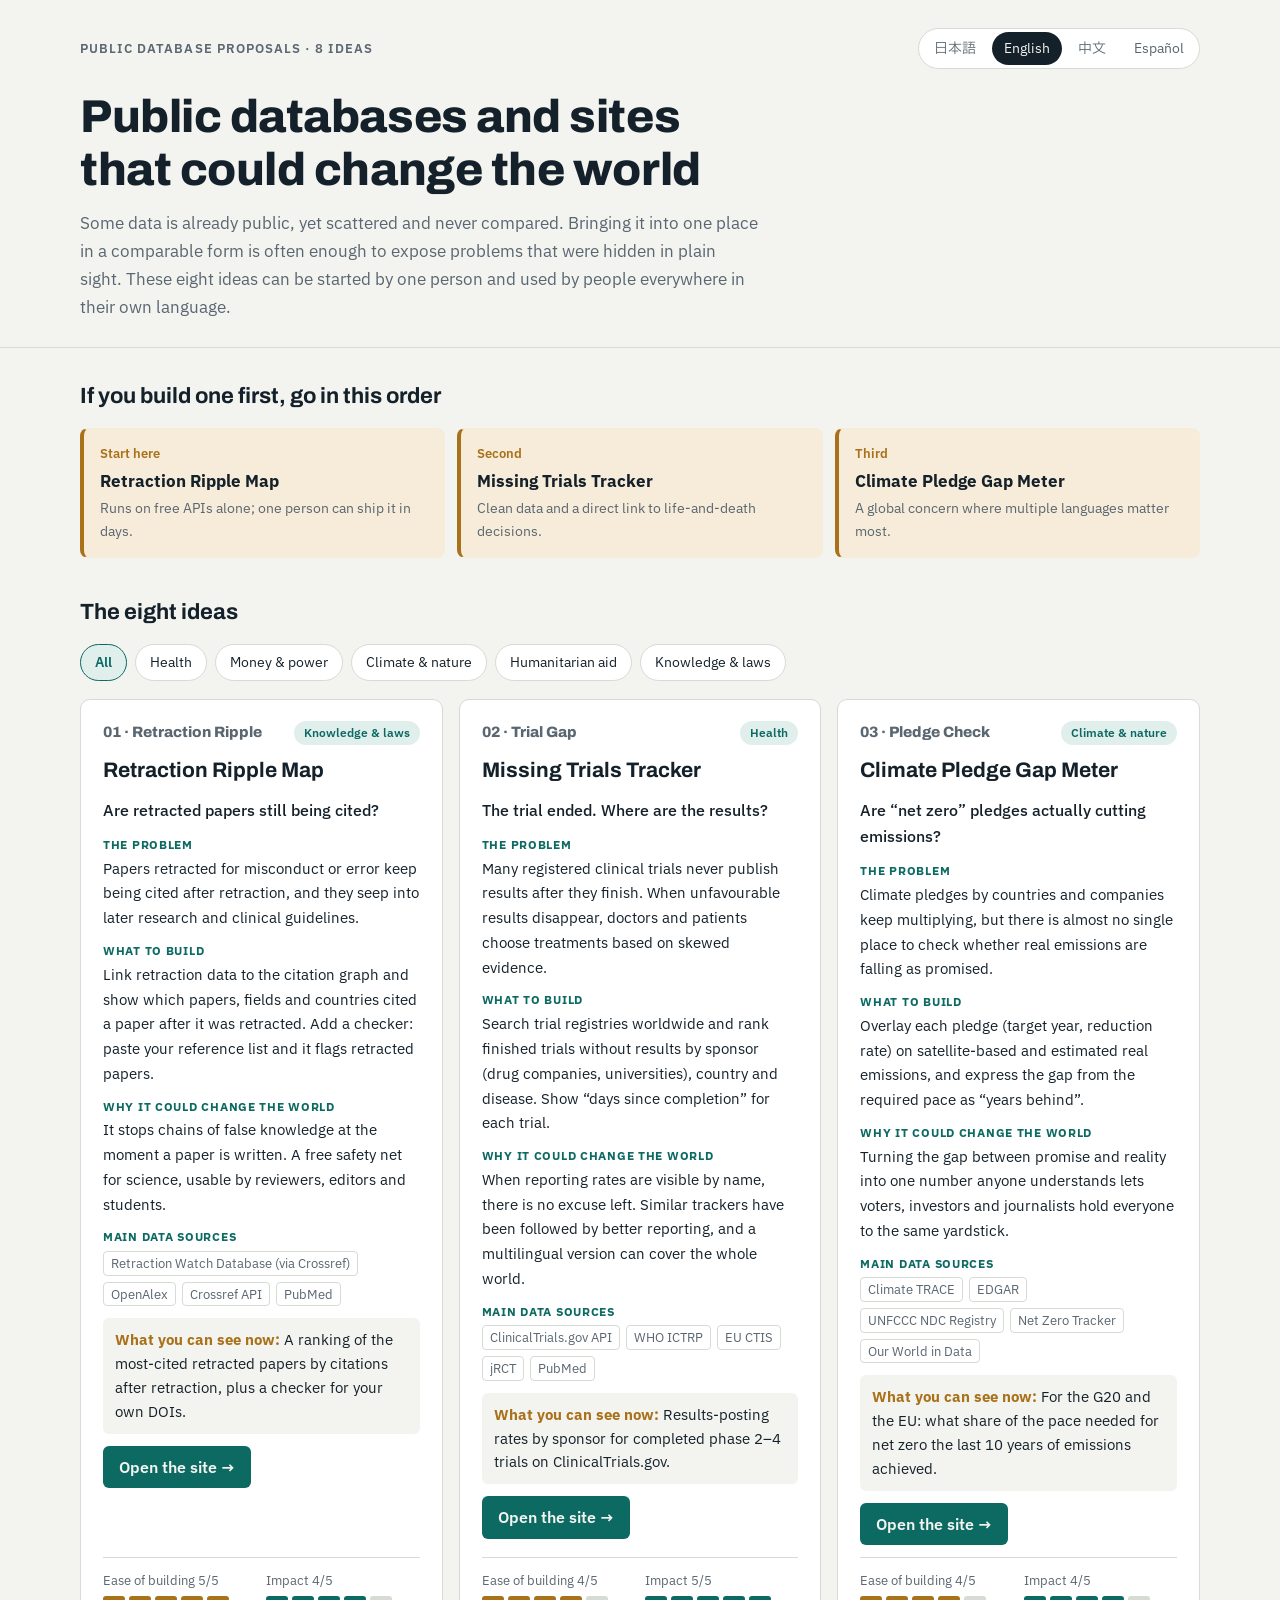
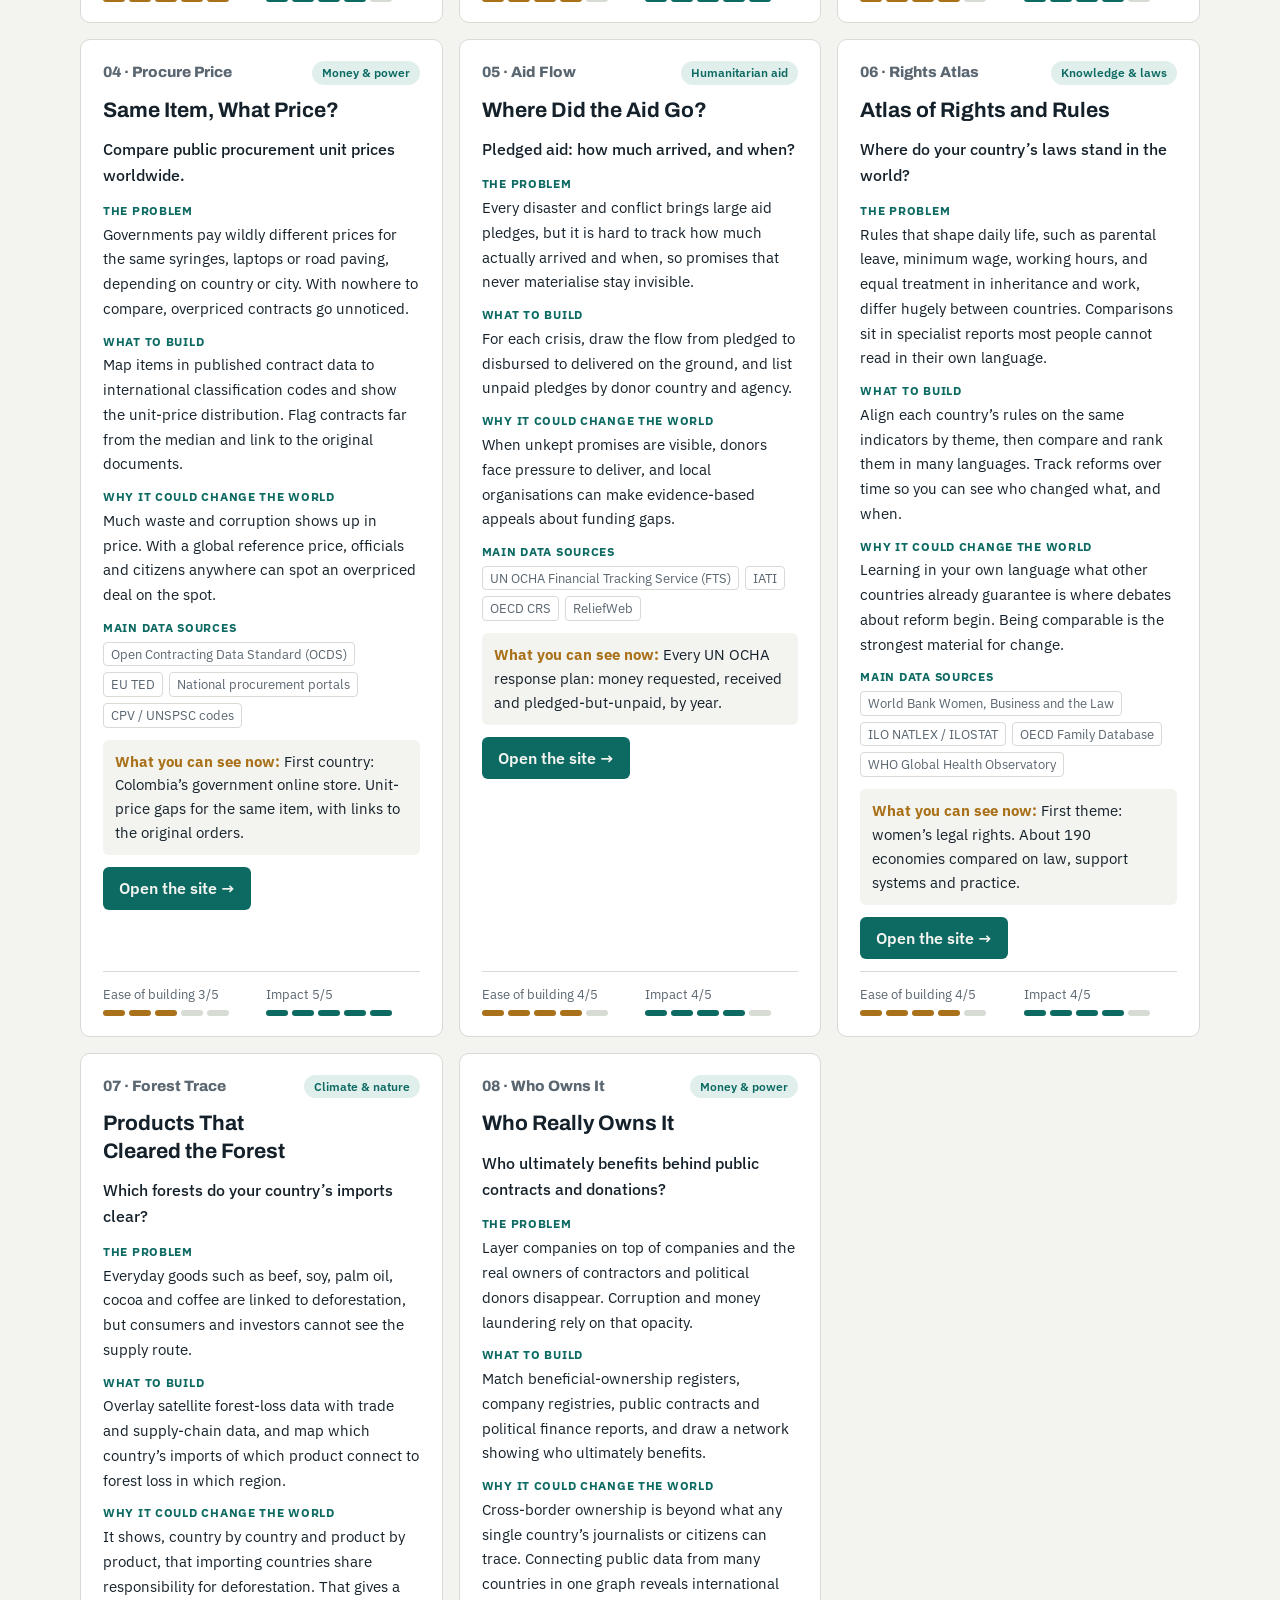
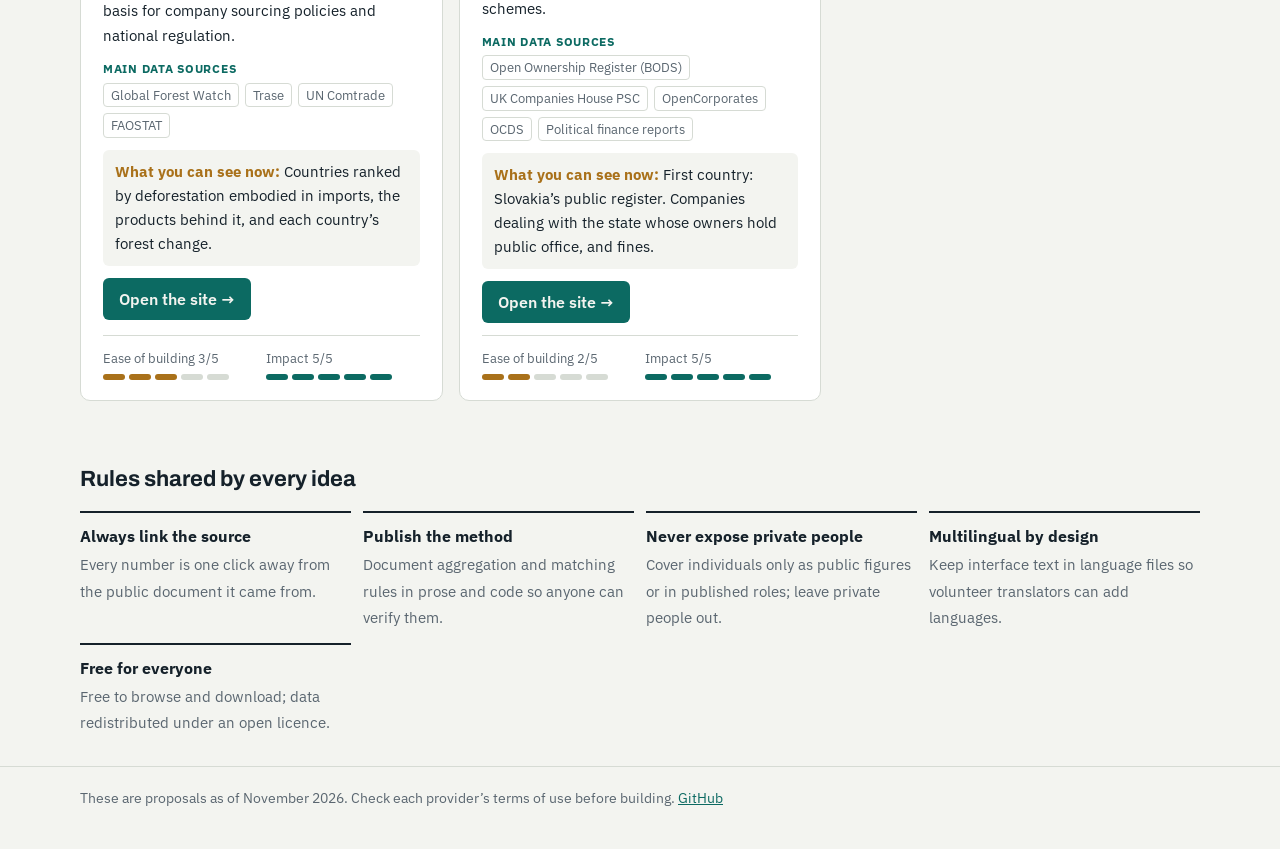
<file: index.html>
<!DOCTYPE html>
<html lang="ja">
<head>
<meta charset="utf-8">
<meta name="viewport" content="width=device-width, initial-scale=1">
<title>世界の公共データベース</title>
<link rel="preconnect" href="https://fonts.googleapis.com">
<link rel="preconnect" href="https://fonts.gstatic.com" crossorigin>
<link href="https://fonts.googleapis.com/css2?family=Archivo:wght@500;700;800&family=IBM+Plex+Sans:wght@400;500;600&family=IBM+Plex+Sans+JP:wght@400;500;700&display=swap" rel="stylesheet">
<style>
:root{
  /* Layout: masthead + "start here" strip + filterable 2-col proposal cards + shared principles. Atlas/field-report feel. */
  --paper:#f3f4f0;
  --card:#ffffff;
  --ink:#15212a;
  --muted:#5a6670;
  --line:#d6dbd4;
  --accent:#0c6a62;
  --accent-soft:#e1efec;
  --signal:#a9711a;
  --signal-soft:#f6ecd9;
  --display:"Archivo","IBM Plex Sans JP","Hiragino Sans","Noto Sans SC","Microsoft YaHei",system-ui,sans-serif;
  --body:"IBM Plex Sans","IBM Plex Sans JP","Hiragino Sans","Noto Sans SC","PingFang SC","Microsoft YaHei",system-ui,sans-serif;
  color-scheme:light;
}
@media (prefers-color-scheme: dark){
  :root:not([data-theme="light"]){
    --paper:#0e1418;--card:#151e24;--ink:#e4eae7;--muted:#95a2a9;--line:#26333b;
    --accent:#56bdb0;--accent-soft:#16312f;--signal:#e2aa4c;--signal-soft:#33281a;color-scheme:dark;
  }
}
:root[data-theme="dark"]{
  --paper:#0e1418;--card:#151e24;--ink:#e4eae7;--muted:#95a2a9;--line:#26333b;
  --accent:#56bdb0;--accent-soft:#16312f;--signal:#e2aa4c;--signal-soft:#33281a;color-scheme:dark;
}
*{box-sizing:border-box}
html,body{margin:0}
body{background:var(--paper);color:var(--ink);font-family:var(--body);font-size:16px;line-height:1.65}
.wrap{max-width:1160px;margin:0 auto;padding:0 20px}
a{color:var(--accent)}
button{font:inherit;color:inherit}
:focus-visible{outline:2px solid var(--accent);outline-offset:2px}

header.mast{border-bottom:1px solid var(--line);padding:28px 0 26px}
.topbar{display:flex;justify-content:space-between;align-items:center;gap:16px;flex-wrap:wrap}
.kicker{font-size:13px;letter-spacing:.08em;text-transform:uppercase;color:var(--muted);font-weight:600}
.langs{display:flex;gap:4px;border:1px solid var(--line);border-radius:999px;padding:3px;background:var(--card)}
.langs button{border:0;background:transparent;padding:5px 12px;border-radius:999px;cursor:pointer;font-size:14px;color:var(--muted)}
.langs button[aria-pressed="true"]{background:var(--ink);color:var(--paper)}
h1{font-family:var(--display);font-weight:800;font-size:clamp(28px,4.4vw,46px);line-height:1.15;margin:22px 0 12px;text-wrap:balance;letter-spacing:-.01em}
.lead{max-width:68ch;color:var(--muted);margin:0;font-size:17px}

section{padding:30px 0}
h2{font-family:var(--display);font-size:22px;margin:0 0 14px;text-wrap:balance}
.start{display:grid;grid-template-columns:repeat(auto-fit,minmax(250px,1fr));gap:12px}
.start a{display:block;text-decoration:none;color:var(--ink);background:var(--signal-soft);border:1px solid transparent;border-left:4px solid var(--signal);border-radius:8px;padding:14px 16px}
.start a:hover{border-color:var(--signal)}
.start .step{font-size:13px;font-weight:600;color:var(--signal)}
.start .t{font-weight:700;font-size:17px;margin:2px 0}
.start .why{font-size:14px;color:var(--muted)}

.filters{display:flex;flex-wrap:wrap;gap:8px;margin-bottom:18px}
.filters button{border:1px solid var(--line);background:var(--card);padding:6px 14px;border-radius:999px;cursor:pointer;font-size:14px}
.filters button[aria-pressed="true"]{border-color:var(--accent);background:var(--accent-soft);color:var(--accent);font-weight:600}

.grid{display:grid;grid-template-columns:repeat(auto-fill,minmax(340px,1fr));gap:16px}
.card{background:var(--card);border:1px solid var(--line);border-radius:10px;padding:20px 22px;display:flex;flex-direction:column;gap:12px;scroll-margin-top:16px}
.card:target{border-color:var(--accent);box-shadow:0 0 0 3px var(--accent-soft)}
.chead{display:flex;justify-content:space-between;align-items:baseline;gap:10px}
.num{font-family:var(--display);font-weight:800;font-size:15px;color:var(--muted);font-variant-numeric:tabular-nums}
.pill{font-size:12px;font-weight:600;padding:2px 10px;border-radius:999px;background:var(--accent-soft);color:var(--accent);white-space:nowrap}
.card h3{font-family:var(--display);font-size:21px;line-height:1.3;margin:0;text-wrap:balance}
.card h3 small{display:block;font-family:var(--body);font-size:13px;font-weight:500;color:var(--muted);letter-spacing:.02em;margin-top:2px}
.tag{margin:0;font-weight:500}
dl{margin:0;display:grid;gap:10px}
dt{font-size:12px;font-weight:700;letter-spacing:.06em;text-transform:uppercase;color:var(--accent)}
dd{margin:2px 0 0;font-size:15px}
.srcs{display:flex;flex-wrap:wrap;gap:6px;margin-top:4px}
.srcs span{font-size:12.5px;border:1px solid var(--line);border-radius:4px;padding:1px 7px;color:var(--muted)}
.mvp{background:var(--paper);border-radius:6px;padding:10px 12px;font-size:14.5px}
.mvp b{color:var(--signal)}
.open{display:inline-block;align-self:flex-start;background:var(--accent);color:var(--paper);text-decoration:none;font-weight:600;padding:8px 16px;border-radius:6px}
.open:hover{filter:brightness(1.1)}
.meters{margin-top:auto;display:grid;grid-template-columns:1fr 1fr;gap:10px;border-top:1px solid var(--line);padding-top:12px}
.meter{font-size:13px;color:var(--muted)}
.dots{display:flex;gap:4px;margin-top:4px}
.dots i{width:22px;height:6px;border-radius:3px;background:var(--line)}
.dots i.on{background:var(--accent)}
.meter.f .dots i.on{background:var(--signal)}

.principles{display:grid;grid-template-columns:repeat(auto-fit,minmax(240px,1fr));gap:12px;padding:0;margin:0;list-style:none}
.principles li{border-top:2px solid var(--ink);padding-top:10px}
.principles b{display:block;margin-bottom:2px}
.principles span{color:var(--muted);font-size:14.5px}
footer{border-top:1px solid var(--line);padding:20px 0 40px;color:var(--muted);font-size:13.5px}
@media (prefers-reduced-motion: reduce){*{transition:none!important;scroll-behavior:auto!important}}
@media (max-width:420px){.grid{grid-template-columns:1fr}.card{padding:18px 16px}}
</style>
</head>
<body>
<header class="mast">
  <div class="wrap">
    <div class="topbar">
      <div class="kicker" id="kicker"></div>
      <div class="langs" role="group" aria-label="Language" id="langs"></div>
    </div>
    <h1 id="h1"></h1>
    <p class="lead" id="lead"></p>
  </div>
</header>
<main class="wrap">
  <section aria-labelledby="startH">
    <h2 id="startH"></h2>
    <div class="start" id="start"></div>
  </section>
  <section aria-labelledby="allH" style="padding-top:6px">
    <h2 id="allH"></h2>
    <div class="filters" id="filters" role="group"></div>
    <div class="grid" id="grid"></div>
  </section>
  <section aria-labelledby="prinH">
    <h2 id="prinH"></h2>
    <ul class="principles" id="principles"></ul>
  </section>
</main>
<footer><div class="wrap"><span id="foot"></span> <a href="https://github.com/arai-sarai-data/world-public-db">GitHub</a></div></footer>

<script>
const LANGS=[["ja","日本語"],["en","English"],["zh","中文"],["es","Español"]];

const UI={
 ja:{kicker:"公共データベース構想 · 8案",h1:"世界を変える可能性がある、公共のデータベースとサイト",
  lead:"すでに公開されているのに、散らばっていて誰も比べていないデータがあります。それを1か所に集め、比べられる形にするだけで、隠れていた問題が見えるようになります。ここでは、一人でも始められて、世界中の人が母語で使える8つの案をまとめました。",
  startH:"まず作るならこの順番",allH:"8つの案",prinH:"すべての案に共通するルール",
  all:"すべて",problem:"いま何が問題か",build:"何を作るか",why:"なぜ世界が変わるのか",src:"主なデータ源",mvp:"いま見られるデータ",open:"サイトを開く",feas:"作りやすさ",impact:"インパクト",
  steps:["1番目","2番目","3番目"],
  foot:"案の内容は2026年11月時点の構想です。データ源の利用条件は、作る前に各提供元で確認してください。"},
 en:{kicker:"Public database proposals · 8 ideas",h1:"Public databases and sites that could change the world",
  lead:"Some data is already public, yet scattered and never compared. Bringing it into one place in a comparable form is often enough to expose problems that were hidden in plain sight. These eight ideas can be started by one person and used by people everywhere in their own language.",
  startH:"If you build one first, go in this order",allH:"The eight ideas",prinH:"Rules shared by every idea",
  all:"All",problem:"The problem",build:"What to build",why:"Why it could change the world",src:"Main data sources",mvp:"What you can see now",open:"Open the site",feas:"Ease of building",impact:"Impact",
  steps:["Start here","Second","Third"],
  foot:"These are proposals as of November 2026. Check each provider’s terms of use before building."},
 zh:{kicker:"公共数据库构想 · 8个方案",h1:"有可能改变世界的公共数据库与网站",
  lead:"有些数据早已公开，却分散各处，从来没有人把它们放在一起比较。只要把它们集中起来、变成可比较的形式，原本被忽视的问题就会浮现。这里整理了8个一个人也能起步、全世界的人都能用母语使用的方案。",
  startH:"如果要先做，建议按这个顺序",allH:"8个方案",prinH:"所有方案共同遵守的规则",
  all:"全部",problem:"现在的问题",build:"要做什么",why:"为什么能改变世界",src:"主要数据来源",mvp:"现在可以看到的数据",open:"打开网站",feas:"实现难易度",impact:"影响力",
  steps:["第一个","第二个","第三个"],
  foot:"以上为2026年11月的构想。开发前请向各数据提供方确认使用条款。"},
 es:{kicker:"Propuestas de bases de datos públicas · 8 ideas",h1:"Bases de datos y sitios públicos que podrían cambiar el mundo",
  lead:"Hay datos que ya son públicos, pero están dispersos y nadie los compara. Reunirlos en un solo lugar y en un formato comparable suele bastar para sacar a la luz problemas ocultos. Estas ocho ideas puede empezarlas una sola persona, y cualquiera puede usarlas en su propio idioma.",
  startH:"Si vas a construir una primero, sigue este orden",allH:"Las ocho ideas",prinH:"Reglas comunes a todas las ideas",
  all:"Todas",problem:"El problema",build:"Qué construir",why:"Por qué podría cambiar el mundo",src:"Fuentes de datos principales",mvp:"Lo que ya puedes ver",open:"Abrir el sitio",feas:"Facilidad",impact:"Impacto",
  steps:["Primero","Segundo","Tercero"],
  foot:"Propuestas a noviembre de 2026. Revisa las condiciones de uso de cada proveedor antes de construir."}
};

const THEMES={
 health:{ja:"健康",en:"Health",zh:"健康",es:"Salud"},
 money:{ja:"お金と権力",en:"Money & power",zh:"金钱与权力",es:"Dinero y poder"},
 climate:{ja:"気候・環境",en:"Climate & nature",zh:"气候与环境",es:"Clima y naturaleza"},
 aid:{ja:"人道支援",en:"Humanitarian aid",zh:"人道援助",es:"Ayuda humanitaria"},
 knowledge:{ja:"知識・制度",en:"Knowledge & laws",zh:"知识与制度",es:"Conocimiento y leyes"}
};

const IDEAS=[
{id:"retraction-ripple",site:"retractions",code:"Retraction Ripple",theme:"knowledge",feas:5,impact:4,
 src:["Retraction Watch Database (via Crossref)","OpenAlex","Crossref API","PubMed"],
 ja:{t:"撤回論文の波及マップ",tag:"撤回されたはずの論文が、今も引用され続けていないか。",
  p:"不正や誤りで撤回された論文が、撤回後も引用され続け、後続の研究や診療ガイドラインに入り込んでいます。",
  b:"撤回論文のデータと引用のつながりを結び、撤回後に引用した論文・分野・国を可視化します。研究者が自分の参考文献を貼るだけで撤回論文を警告するチェッカーも付けます。",
  w:"誤った知識の連鎖を、論文を書く段階で止められます。査読者・編集者・学生が無料で使える「科学の安全装置」になります。",
  m:"被引用数上位の撤回論文の「撤回後の引用数」ランキングと、DOIを貼るだけの参考文献チェッカー。"},
 en:{t:"Retraction Ripple Map",tag:"Are retracted papers still being cited?",
  p:"Papers retracted for misconduct or error keep being cited after retraction, and they seep into later research and clinical guidelines.",
  b:"Link retraction data to the citation graph and show which papers, fields and countries cited a paper after it was retracted. Add a checker: paste your reference list and it flags retracted papers.",
  w:"It stops chains of false knowledge at the moment a paper is written. A free safety net for science, usable by reviewers, editors and students.",
  m:"A ranking of the most-cited retracted papers by citations after retraction, plus a checker for your own DOIs."},
 zh:{t:"撤稿论文波及图",tag:"已撤稿的论文，是否仍在被引用？",
  p:"因造假或错误而被撤稿的论文，在撤稿后仍被持续引用，并渗入后续研究和临床指南。",
  b:"把撤稿数据与引用关系连接起来，展示撤稿后仍在引用的论文、领域和国家。另附检查工具：粘贴参考文献即可提示撤稿论文。",
  w:"在写论文的阶段就截断错误知识的传播链，成为审稿人、编辑和学生都能免费使用的“科学安全装置”。",
  m:"高被引撤稿论文的“撤稿后被引次数”排行，以及粘贴DOI即可使用的参考文献检查器。"},
 es:{t:"Mapa de propagación de artículos retractados",tag:"¿Se siguen citando artículos ya retractados?",
  p:"Artículos retractados por fraude o error siguen citándose después de la retractación y se filtran en investigaciones y guías clínicas posteriores.",
  b:"Conectar los datos de retractaciones con la red de citas y mostrar qué artículos, áreas y países citaron un trabajo después de retractarse. Incluye un verificador: pegas tu bibliografía y señala los retractados.",
  w:"Corta la cadena de conocimiento erróneo en el momento de escribir. Una red de seguridad gratuita para la ciencia, útil para revisores, editores y estudiantes.",
  m:"Ranking de los artículos retractados más citados según sus citas tras la retractación, y un verificador de DOI."}},

{id:"trial-gap",site:"trials",code:"Trial Gap",theme:"health",feas:4,impact:5,
 src:["ClinicalTrials.gov API","WHO ICTRP","EU CTIS","jRCT","PubMed"],
 ja:{t:"消えた臨床試験トラッカー",tag:"終わったはずの臨床試験、その結果はどこへ。",
  p:"登録された臨床試験の多くが、終了後も結果を公表していません。都合の悪い結果が埋もれると、医師も患者も偏った証拠で治療を選ぶことになります。",
  b:"世界の試験登録簿を横断し、終了後に結果が出ていない試験を、スポンサー（製薬企業・大学）・国・疾患別にランキングします。試験ごとに「終了から何日経過」を表示します。",
  w:"公表率が名指しで見えると、公表しない理由がなくなります。類似の取り組みでは公表率の改善が報告されており、多言語化で対象を全世界に広げられます。",
  m:"ClinicalTrials.govの第2〜4相・終了済み試験について、スポンサーごとの結果登録率ランキング。"},
 en:{t:"Missing Trials Tracker",tag:"The trial ended. Where are the results?",
  p:"Many registered clinical trials never publish results after they finish. When unfavourable results disappear, doctors and patients choose treatments based on skewed evidence.",
  b:"Search trial registries worldwide and rank finished trials without results by sponsor (drug companies, universities), country and disease. Show “days since completion” for each trial.",
  w:"When reporting rates are visible by name, there is no excuse left. Similar trackers have been followed by better reporting, and a multilingual version can cover the whole world.",
  m:"Results-posting rates by sponsor for completed phase 2–4 trials on ClinicalTrials.gov."},
 zh:{t:"消失的临床试验追踪器",tag:"试验已经结束，结果去哪了？",
  p:"大量已注册的临床试验在结束后从未公布结果。不利的结果被埋没，医生和患者只能依据有偏差的证据选择治疗。",
  b:"跨越全球试验注册库，按申办方（药企、大学）、国家和疾病，对结束后未公布结果的试验进行排名，并显示每项试验“结束后已过天数”。",
  w:"当公布率被点名公开，就再也没有不公布的理由。类似项目推出后公布率有所改善，多语言化可以把范围扩展到全球。",
  m:"ClinicalTrials.gov上已完成的2–4期试验，按申办方统计的结果登记率排行。"},
 es:{t:"Rastreador de ensayos desaparecidos",tag:"El ensayo terminó. ¿Dónde están los resultados?",
  p:"Muchos ensayos clínicos registrados nunca publican sus resultados al terminar. Cuando los resultados desfavorables desaparecen, médicos y pacientes eligen tratamientos con evidencia sesgada.",
  b:"Recorrer los registros de ensayos de todo el mundo y clasificar los ensayos terminados sin resultados por patrocinador (farmacéuticas, universidades), país y enfermedad, mostrando los “días desde la finalización”.",
  w:"Cuando la tasa de publicación es visible con nombre propio, no quedan excusas. Iniciativas similares han ido seguidas de mejoras, y una versión multilingüe puede cubrir el mundo entero.",
  m:"Tasas de publicación de resultados por patrocinador para ensayos de fase 2–4 completados en ClinicalTrials.gov."}},

{id:"pledge-check",site:"climate",code:"Pledge Check",theme:"climate",feas:4,impact:4,
 src:["Climate TRACE","EDGAR","UNFCCC NDC Registry","Net Zero Tracker","Our World in Data"],
 ja:{t:"気候公約と実排出のズレ計",tag:"「ネットゼロ宣言」は、本当に排出を減らしているか。",
  p:"国や企業の脱炭素宣言は増えましたが、実際の排出が宣言どおり減っているかを1か所で確かめる手段がほとんどありません。",
  b:"宣言（目標年・削減率）と、衛星や推計による実際の排出量を同じグラフに重ね、目標に必要なペースとのズレを「何年遅れているか」で表示します。",
  w:"約束と現実の差が誰にでも分かる一つの数字になれば、有権者・投資家・報道が同じ物差しで責任を問えます。",
  m:"G20とEUの実質ゼロ目標に対し、最近10年の排出の減り方が必要なペースの何%かを計算。"},
 en:{t:"Climate Pledge Gap Meter",tag:"Are “net zero” pledges actually cutting emissions?",
  p:"Climate pledges by countries and companies keep multiplying, but there is almost no single place to check whether real emissions are falling as promised.",
  b:"Overlay each pledge (target year, reduction rate) on satellite-based and estimated real emissions, and express the gap from the required pace as “years behind”.",
  w:"Turning the gap between promise and reality into one number anyone understands lets voters, investors and journalists hold everyone to the same yardstick.",
  m:"For the G20 and the EU: what share of the pace needed for net zero the last 10 years of emissions achieved."},
 zh:{t:"气候承诺与实际排放差距计",tag:"“净零承诺”真的在减少排放吗？",
  p:"国家和企业的脱碳承诺越来越多，但几乎没有一个地方可以集中核实实际排放是否按承诺下降。",
  b:"把承诺（目标年份、减排率）与卫星和估算得出的实际排放放在同一张图上，用“落后了几年”来表示与目标所需速度的差距。",
  w:"当承诺与现实的差距变成人人都能理解的一个数字，选民、投资者和媒体就能用同一把尺子追究责任。",
  m:"针对G20和欧盟：近10年排放下降速度达到了净零目标所需速度的百分之几。"},
 es:{t:"Medidor de brecha climática",tag:"¿Las promesas de “cero neto” reducen de verdad las emisiones?",
  p:"Los compromisos climáticos de países y empresas no paran de crecer, pero casi no existe un lugar único para comprobar si las emisiones reales bajan como se prometió.",
  b:"Superponer cada compromiso (año objetivo, tasa de reducción) a las emisiones reales estimadas y por satélite, y expresar la brecha respecto al ritmo necesario en “años de retraso”.",
  w:"Convertir la distancia entre promesa y realidad en un número que todos entienden permite a votantes, inversores y periodistas medir a todos con la misma vara.",
  m:"Para el G20 y la UE: qué parte del ritmo necesario para el cero neto lograron las emisiones de los últimos 10 años."}},

{id:"procure-price",site:"procurement",code:"Procure Price",theme:"money",feas:3,impact:5,
 src:["Open Contracting Data Standard (OCDS)","EU TED","National procurement portals","CPV / UNSPSC codes"],
 ja:{t:"同じ物、いくらで買った？",tag:"公共調達の単価を世界で比べる。",
  p:"政府は同じ注射器・ノートPC・道路舗装に、国や自治体によって何倍も違う値段を払っています。比べる場がないため、割高な契約が見過ごされます。",
  b:"公開された契約データの品目を国際分類コードにそろえ、単価の分布を表示します。中央値から大きく外れた契約に旗を立て、原本の契約書へリンクします。",
  w:"税金の無駄と汚職の多くは「価格」に表れます。世界の相場が見えれば、どの国の担当者も市民も、その場で割高を指摘できます。",
  m:"第1弾はコロンビア政府のオンライン調達店。同じ品目の単価の差と、高く買った発注書の原本リンク。"},
 en:{t:"Same Item, What Price?",tag:"Compare public procurement unit prices worldwide.",
  p:"Governments pay wildly different prices for the same syringes, laptops or road paving, depending on country or city. With nowhere to compare, overpriced contracts go unnoticed.",
  b:"Map items in published contract data to international classification codes and show the unit-price distribution. Flag contracts far from the median and link to the original documents.",
  w:"Much waste and corruption shows up in price. With a global reference price, officials and citizens anywhere can spot an overpriced deal on the spot.",
  m:"First country: Colombia’s government online store. Unit-price gaps for the same item, with links to the original orders."},
 zh:{t:"同样的东西，花了多少钱？",tag:"在全球比较政府采购单价。",
  p:"同样的注射器、笔记本电脑或道路铺装，不同国家和地方政府支付的价格可能相差数倍。由于无处比较，高价合同往往被忽视。",
  b:"把公开合同数据中的品目对应到国际分类代码，显示单价分布。对明显偏离中位数的合同做标记，并链接到合同原件。",
  w:"大量浪费和腐败都体现在“价格”上。有了全球行情，任何国家的官员和市民都能当场指出价格过高。",
  m:"第一个国家：哥伦比亚政府网上采购商城。同一物品的单价差距，并附订单原件链接。"},
 es:{t:"Mismo producto, ¿a qué precio?",tag:"Comparar precios unitarios de compras públicas en todo el mundo.",
  p:"Los gobiernos pagan precios muy distintos por las mismas jeringas, portátiles o pavimentos según el país o la ciudad. Sin un lugar para comparar, los contratos inflados pasan desapercibidos.",
  b:"Asignar los artículos de los contratos publicados a códigos de clasificación internacionales y mostrar la distribución de precios unitarios. Marcar los contratos muy alejados de la mediana y enlazar al documento original.",
  w:"Gran parte del despilfarro y la corrupción se nota en el precio. Con un precio de referencia mundial, funcionarios y ciudadanos pueden detectar un sobreprecio al instante.",
  m:"Primer país: la Tienda Virtual del Estado Colombiano. Diferencias de precio por artículo, con enlace a las órdenes originales."}},

{id:"aid-flow",site:"aid",code:"Aid Flow",theme:"aid",feas:4,impact:4,
 src:["UN OCHA Financial Tracking Service (FTS)","IATI","OECD CRS","ReliefWeb"],
 ja:{t:"約束された支援の行方",tag:"表明された援助は、いつ、いくら届いたか。",
  p:"災害や紛争のたびに巨額の支援が表明されますが、実際に届いた金額と時期は追いにくく、約束だけで終わる分が見えません。",
  b:"危機ごとに「表明額 → 拠出額 → 現地での実施」の流れを図で示し、まだ払われていない約束を支援国・機関別に一覧にします。",
  w:"届かない約束が見えるようになると、支援国は約束を守る圧力を受け、現地の団体は資金不足を根拠を持って訴えられます。",
  m:"国連OCHAの全支援計画について、必要額・到着額・未払いの約束を年ごとに比較。"},
 en:{t:"Where Did the Aid Go?",tag:"Pledged aid: how much arrived, and when?",
  p:"Every disaster and conflict brings large aid pledges, but it is hard to track how much actually arrived and when, so promises that never materialise stay invisible.",
  b:"For each crisis, draw the flow from pledged to disbursed to delivered on the ground, and list unpaid pledges by donor country and agency.",
  w:"When unkept promises are visible, donors face pressure to deliver, and local organisations can make evidence-based appeals about funding gaps.",
  m:"Every UN OCHA response plan: money requested, received and pledged-but-unpaid, by year."},
 zh:{t:"承诺的援助去哪了",tag:"宣布的援助，何时到位、到位多少？",
  p:"每次灾害或冲突都会宣布巨额援助，但实际到位的金额和时间很难追踪，只停留在承诺的部分无人看见。",
  b:"按危机展示“承诺金额 → 拨付金额 → 当地实施”的资金流，并按捐助国和机构列出尚未兑现的承诺。",
  w:"未兑现的承诺一旦可见，捐助方就会面临兑现压力，当地组织也能有据可依地呼吁填补资金缺口。",
  m:"联合国OCHA全部应对计划：按年份比较所需金额、到位金额和未兑现承诺。"},
 es:{t:"¿Adónde fue la ayuda?",tag:"Ayuda prometida: cuánto llegó y cuándo.",
  p:"Cada desastre o conflicto trae grandes promesas de ayuda, pero es difícil seguir cuánto llegó realmente y cuándo, y las promesas que nunca se cumplen quedan ocultas.",
  b:"Para cada crisis, mostrar el flujo de lo prometido a lo desembolsado y a lo ejecutado sobre el terreno, y listar las promesas impagas por país donante y organismo.",
  w:"Cuando las promesas incumplidas se ven, los donantes sienten presión para cumplir y las organizaciones locales pueden reclamar fondos con pruebas.",
  m:"Todos los planes de respuesta de OCHA: lo solicitado, lo recibido y lo prometido sin pagar, por año."}},

{id:"rights-atlas",site:"rights",code:"Rights Atlas",theme:"knowledge",feas:4,impact:4,
 src:["World Bank Women, Business and the Law","ILO NATLEX / ILOSTAT","OECD Family Database","WHO Global Health Observatory"],
 ja:{t:"制度の世界地図",tag:"自分の国の制度は、世界の中でどこにいるか。",
  p:"育児休業、最低賃金、労働時間、相続や仕事での男女の扱いなど、暮らしを左右する制度は国ごとに大きく違います。比較情報は専門報告書に散らばり、多くの人が母語で読めません。",
  b:"テーマごとに各国の制度を同じ指標でそろえ、多言語で比較・ランキングします。改正の履歴も時系列で追え、「どの国がいつ変えたか」が分かります。",
  w:"他国で実現している制度を自分の言葉で知ることは、制度を変える議論の出発点になります。比べられることが、改革の一番の材料です。",
  m:"第1弾は女性の権利。約190か国を「法律・支える仕組み・実態」の3層で比較し、法律だけの国を可視化。"},
 en:{t:"Atlas of Rights and Rules",tag:"Where do your country’s laws stand in the world?",
  p:"Rules that shape daily life, such as parental leave, minimum wage, working hours, and equal treatment in inheritance and work, differ hugely between countries. Comparisons sit in specialist reports most people cannot read in their own language.",
  b:"Align each country’s rules on the same indicators by theme, then compare and rank them in many languages. Track reforms over time so you can see who changed what, and when.",
  w:"Learning in your own language what other countries already guarantee is where debates about reform begin. Being comparable is the strongest material for change.",
  m:"First theme: women’s legal rights. About 190 economies compared on law, support systems and practice."},
 zh:{t:"制度世界地图",tag:"你的国家的制度，在世界上处于什么位置？",
  p:"育儿假、最低工资、工作时间、继承和就业中的男女平等等影响生活的制度，各国差异巨大。比较信息分散在专业报告里，很多人无法用母语阅读。",
  b:"按主题把各国制度统一到相同指标上，用多种语言进行比较和排名，并可按时间追踪修法历史，了解“哪个国家在何时改了什么”。",
  w:"用自己的语言了解其他国家已经实现的制度，是推动改革讨论的起点。可以比较，本身就是改革最有力的材料。",
  m:"第一个主题：女性权利。从法律、配套制度和实际执行三个层面比较约190个经济体。"},
 es:{t:"Atlas de derechos y normas",tag:"¿Dónde están las leyes de tu país en el mundo?",
  p:"Las normas que marcan la vida diaria, como permisos parentales, salario mínimo, jornada laboral e igualdad en herencias y empleo, varían enormemente entre países. Las comparaciones están en informes técnicos que mucha gente no puede leer en su idioma.",
  b:"Alinear las normas de cada país con los mismos indicadores por tema, compararlas y ordenarlas en varios idiomas, y seguir las reformas en el tiempo para ver quién cambió qué y cuándo.",
  w:"Saber en tu propio idioma lo que otros países ya garantizan es el punto de partida del debate sobre reformas. Poder comparar es el mejor argumento para cambiar.",
  m:"Primer tema: derechos de las mujeres. Unas 190 economías comparadas en ley, sistemas de apoyo y práctica."}},

{id:"forest-trace",site:"forests",code:"Forest Trace",theme:"climate",feas:3,impact:5,
 src:["Global Forest Watch","Trase","UN Comtrade","FAOSTAT"],
 ja:{t:"森を消した商品",tag:"あなたの国の輸入が、どこの森林を消しているか。",
  p:"牛肉・大豆・パーム油・カカオ・コーヒーなど日常の商品が森林破壊とつながっていますが、消費者や投資家からはその経路が見えません。",
  b:"森林消失の衛星データと貿易・サプライチェーンのデータを重ね、「どの国の、どの商品の輸入が、どの地域の森林消失と結びつくか」を地図で示します。",
  w:"森林破壊の責任が輸入国の消費にもあることを、国ごと・商品ごとの数字で示せます。企業の調達方針や各国の規制づくりの根拠になります。",
  m:"輸入を通じて他国の森林破壊に関わった面積の国別ランキング、原因商品、各国の森林の増減。"},
 en:{t:"Products That Cleared the Forest",tag:"Which forests do your country’s imports clear?",
  p:"Everyday goods such as beef, soy, palm oil, cocoa and coffee are linked to deforestation, but consumers and investors cannot see the supply route.",
  b:"Overlay satellite forest-loss data with trade and supply-chain data, and map which country’s imports of which product connect to forest loss in which region.",
  w:"It shows, country by country and product by product, that importing countries share responsibility for deforestation. That gives a basis for company sourcing policies and national regulation.",
  m:"Countries ranked by deforestation embodied in imports, the products behind it, and each country’s forest change."},
 zh:{t:"消灭森林的商品",tag:"你的国家的进口，正在让哪里的森林消失？",
  p:"牛肉、大豆、棕榈油、可可、咖啡等日常商品与毁林相关，但消费者和投资者看不到其中的供应路径。",
  b:"把森林消失的卫星数据与贸易和供应链数据叠加，用地图展示“哪个国家进口的哪种商品，与哪个地区的森林消失有关”。",
  w:"用分国家、分商品的数字说明进口国的消费也对毁林负有责任，为企业采购方针和各国监管提供依据。",
  m:"按进口所牵涉毁林面积的国家排行、致因商品，以及各国森林增减。"},
 es:{t:"Productos que talaron el bosque",tag:"¿Qué bosques eliminan las importaciones de tu país?",
  p:"Productos cotidianos como carne de res, soja, aceite de palma, cacao y café están ligados a la deforestación, pero consumidores e inversores no ven la ruta de suministro.",
  b:"Superponer los datos satelitales de pérdida de bosque con datos de comercio y cadenas de suministro, y mostrar en un mapa qué importaciones de qué producto de qué país se vinculan a la deforestación de qué región.",
  w:"Demuestra, país por país y producto por producto, que los países importadores comparten la responsabilidad. Sirve de base para políticas de compra de empresas y para la regulación.",
  m:"Países según la deforestación incorporada en sus importaciones, los productos causantes y el cambio forestal de cada país."}},

{id:"who-owns-it",site:"owners",code:"Who Owns It",theme:"money",feas:2,impact:5,
 src:["Open Ownership Register (BODS)","UK Companies House PSC","OpenCorporates","OCDS","Political finance reports"],
 ja:{t:"本当の持ち主",tag:"公共事業と献金の先にいる、最終的な受益者は誰か。",
  p:"会社を何重にも重ねると、公共事業の受注者や政治献金の出し手の本当の持ち主が見えなくなります。汚職や資金洗浄はこの見えにくさを利用します。",
  b:"実質的支配者の登録データ、企業登記、公共契約、政治資金の報告を名寄せし、「最終的に誰が得をしているか」を関係図で示します。",
  w:"国境を越えた所有関係は一国の記者や市民では追い切れません。各国の公開データを一つの図につなぐことで、国際的な不正の構造が見えるようになります。",
  m:"第1弾はスロバキアの公的登録簿。国と取引する会社のうち、公的な立場の人が持ち主の会社と罰金の記録。"},
 en:{t:"Who Really Owns It",tag:"Who ultimately benefits behind public contracts and donations?",
  p:"Layer companies on top of companies and the real owners of contractors and political donors disappear. Corruption and money laundering rely on that opacity.",
  b:"Match beneficial-ownership registers, company registries, public contracts and political finance reports, and draw a network showing who ultimately benefits.",
  w:"Cross-border ownership is beyond what any single country’s journalists or citizens can trace. Connecting public data from many countries in one graph reveals international schemes.",
  m:"First country: Slovakia’s public register. Companies dealing with the state whose owners hold public office, and fines."},
 zh:{t:"真正的所有者",tag:"公共工程和政治捐款背后，最终受益人是谁？",
  p:"公司一层套一层，公共工程承包商和政治捐款人的真正所有者就看不见了。腐败和洗钱正是利用了这种不透明。",
  b:"把实际控制人登记、企业登记、公共合同和政治资金报告进行名称匹配，用关系图展示“最终是谁得利”。",
  w:"跨国的所有权关系，单靠一国的记者或市民无法追查到底。把各国公开数据连成一张图，国际性不当行为的结构就会显现。",
  m:"第一个国家：斯洛伐克公共登记簿。与国家交易、由公职人员持有的公司及罚款记录。"},
 es:{t:"¿Quién es el verdadero dueño?",tag:"¿Quién se beneficia al final de contratos públicos y donaciones?",
  p:"Si se apilan empresas sobre empresas, desaparecen los verdaderos dueños de contratistas y donantes políticos. La corrupción y el lavado de dinero se apoyan en esa opacidad.",
  b:"Cruzar registros de titularidad real, registros mercantiles, contratos públicos e informes de financiación política, y dibujar una red que muestre quién se beneficia al final.",
  w:"La propiedad transfronteriza supera lo que periodistas o ciudadanos de un solo país pueden rastrear. Unir datos públicos de muchos países en un solo grafo revela esquemas internacionales.",
  m:"Primer país: el registro público de Eslovaquia. Empresas que contratan con el Estado cuyos dueños ocupan cargos públicos, y multas."}}
];

const START=[
 {id:"retraction-ripple",why:{ja:"無料APIだけで動き、一人で数日で形になる。",en:"Runs on free APIs alone; one person can ship it in days.",zh:"只用免费API即可运行，一个人几天就能做出雏形。",es:"Funciona solo con APIs gratuitas; una persona puede lanzarlo en días."}},
 {id:"trial-gap",why:{ja:"データが整っていて、命に関わる問題に直結する。",en:"Clean data and a direct link to life-and-death decisions.",zh:"数据规整，直接关系到生命安全。",es:"Datos limpios y vínculo directo con decisiones de vida o muerte."}},
 {id:"pledge-check",why:{ja:"世界共通の関心事で、多言語化の効果が最も大きい。",en:"A global concern where multiple languages matter most.",zh:"全球共同关注的话题，多语言化效果最大。",es:"Un tema mundial donde el multilingüismo rinde más."}}
];

const PRIN={
 ja:[["原本に必ずリンク","すべての数字から、元の公開資料に1クリックで戻れるようにする。"],["計算方法を公開","集計や名寄せのルールを文章とコードで示し、誰でも検証できるようにする。"],["個人を晒さない","個人は公人・公開済みの役職の範囲だけ扱い、私人の情報は載せない。"],["多言語を前提に","画面の文言は言語ファイルに分け、翻訳ボランティアが追加できるようにする。"],["無料で誰でも","閲覧もデータのダウンロードも無料。データはオープンライセンスで再配布。"]],
 en:[["Always link the source","Every number is one click away from the public document it came from."],["Publish the method","Document aggregation and matching rules in prose and code so anyone can verify them."],["Never expose private people","Cover individuals only as public figures or in published roles; leave private people out."],["Multilingual by design","Keep interface text in language files so volunteer translators can add languages."],["Free for everyone","Free to browse and download; data redistributed under an open licence."]],
 zh:[["必附原始出处","每个数字都能一键回到其来源的公开资料。"],["公开计算方法","用文字和代码说明统计与匹配规则，任何人都能验证。"],["不曝光普通人","个人仅限公众人物或已公开的职务，不收录普通人的信息。"],["以多语言为前提","界面文字放在语言文件中，方便志愿译者添加新语言。"],["人人免费","浏览和下载数据都免费，数据以开放许可再发布。"]],
 es:[["Enlazar siempre la fuente","Cada cifra está a un clic del documento público del que procede."],["Publicar el método","Explicar en texto y código las reglas de cálculo y cruce para que cualquiera las verifique."],["No exponer a particulares","Tratar a las personas solo como figuras públicas o en cargos publicados; dejar fuera a los particulares."],["Multilingüe desde el diseño","Separar los textos de la interfaz en archivos de idioma para que voluntarios añadan traducciones."],["Gratis para todos","Consulta y descarga gratuitas; datos redistribuidos con licencia abierta."]]
};

let lang="ja", theme="all";
const $=id=>document.getElementById(id);
const esc=s=>String(s).replace(/[&<>"]/g,c=>({"&":"&amp;","<":"&lt;",">":"&gt;",'"':"&quot;"}[c]));
const dots=n=>'<span class="dots" aria-hidden="true">'+[1,2,3,4,5].map(i=>'<i class="'+(i<=n?"on":"")+'"></i>').join("")+"</span>";

function render(){
  const u=UI[lang];
  document.documentElement.lang=lang==="zh"?"zh-Hans":lang;
  $("kicker").textContent=u.kicker;$("h1").textContent=u.h1;$("lead").textContent=u.lead;
  $("startH").textContent=u.startH;$("allH").textContent=u.allH;$("prinH").textContent=u.prinH;$("foot").textContent=u.foot;
  $("langs").innerHTML=LANGS.map(([k,n])=>'<button type="button" id="lang-'+k+'" data-l="'+k+'" aria-pressed="'+(k===lang)+'">'+n+"</button>").join("");
  $("start").innerHTML=START.map((s,i)=>{const d=IDEAS.find(x=>x.id===s.id);return '<a href="#'+d.id+'"><div class="step">'+u.steps[i]+'</div><div class="t">'+esc(d[lang].t)+'</div><div class="why">'+esc(s.why[lang])+"</div></a>"}).join("");
  const keys=["all",...Object.keys(THEMES)];
  $("filters").setAttribute("aria-label",u.all);
  $("filters").innerHTML=keys.map(k=>'<button type="button" id="f-'+k+'" data-t="'+k+'" aria-pressed="'+(k===theme)+'">'+(k==="all"?u.all:THEMES[k][lang])+"</button>").join("");
  $("grid").innerHTML=IDEAS.filter(d=>theme==="all"||d.theme===theme).map(d=>{
    const c=d[lang],n=String(IDEAS.indexOf(d)+1).padStart(2,"0");
    return '<article class="card" id="'+d.id+'">'+
      '<div class="chead"><span class="num">'+n+" · "+esc(d.code)+'</span><span class="pill">'+THEMES[d.theme][lang]+"</span></div>"+
      "<h3>"+esc(c.t)+"</h3>"+'<p class="tag">'+esc(c.tag)+"</p>"+
      "<dl><div><dt>"+u.problem+"</dt><dd>"+esc(c.p)+"</dd></div>"+
      "<div><dt>"+u.build+"</dt><dd>"+esc(c.b)+"</dd></div>"+
      "<div><dt>"+u.why+"</dt><dd>"+esc(c.w)+"</dd></div>"+
      "<div><dt>"+u.src+'</dt><dd><div class="srcs">'+d.src.map(s=>"<span>"+esc(s)+"</span>").join("")+"</div></dd></div></dl>"+
      '<div class="mvp"><b>'+u.mvp+(lang==="ja"||lang==="zh"?"：":": ")+"</b>"+esc(c.m)+"</div>"+
      '<a class="open" href="'+d.site+'/#'+lang+'">'+u.open+' →</a>'+
      '<div class="meters"><div class="meter f">'+u.feas+" "+d.feas+"/5"+dots(d.feas)+'</div><div class="meter">'+u.impact+" "+d.impact+"/5"+dots(d.impact)+"</div></div>"+
      "</article>"}).join("");
  $("principles").innerHTML=PRIN[lang].map(([a,b])=>"<li><b>"+esc(a)+"</b><span>"+esc(b)+"</span></li>").join("");
}
$("langs").addEventListener("click",e=>{const b=e.target.closest("button");if(!b)return;lang=b.dataset.l;try{localStorage.setItem("wpdb-lang",lang)}catch(e){}location.hash=lang;render();});
$("filters").addEventListener("click",e=>{const b=e.target.closest("button");if(!b)return;theme=b.dataset.t;render();});
function fromHash(){const h=location.hash.slice(1);if(UI[h]){lang=h;return true}return false}
if(!fromHash()){let sv=null;try{sv=localStorage.getItem("wpdb-lang")}catch(e){}if(UI[sv])lang=sv;else{const nav=(navigator.language||"ja").slice(0,2);if(UI[nav])lang=nav;}}
window.addEventListener("hashchange",()=>{if(fromHash())render();});
render();
const h=location.hash.slice(1);if(h&&!UI[h]){const el=document.getElementById(h);if(el)el.scrollIntoView();}
</script>
</body>
</html>
</file>
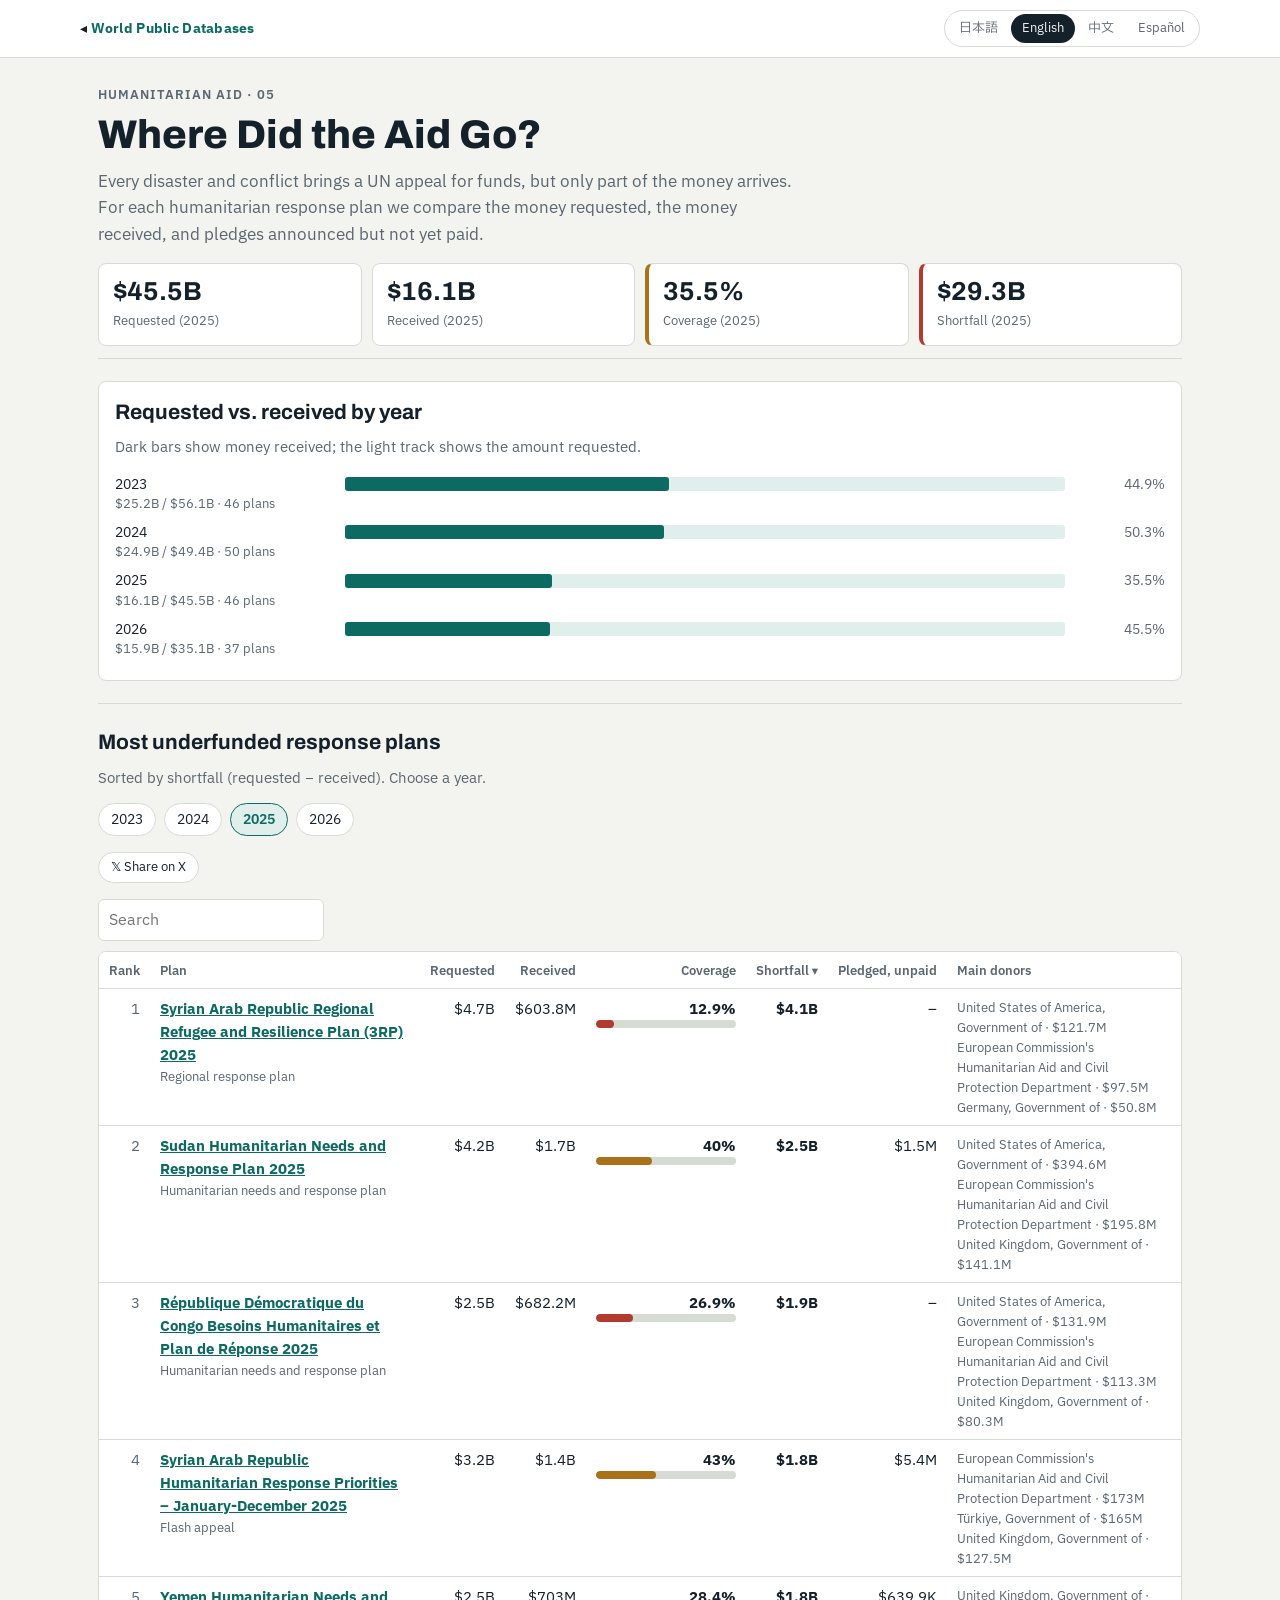
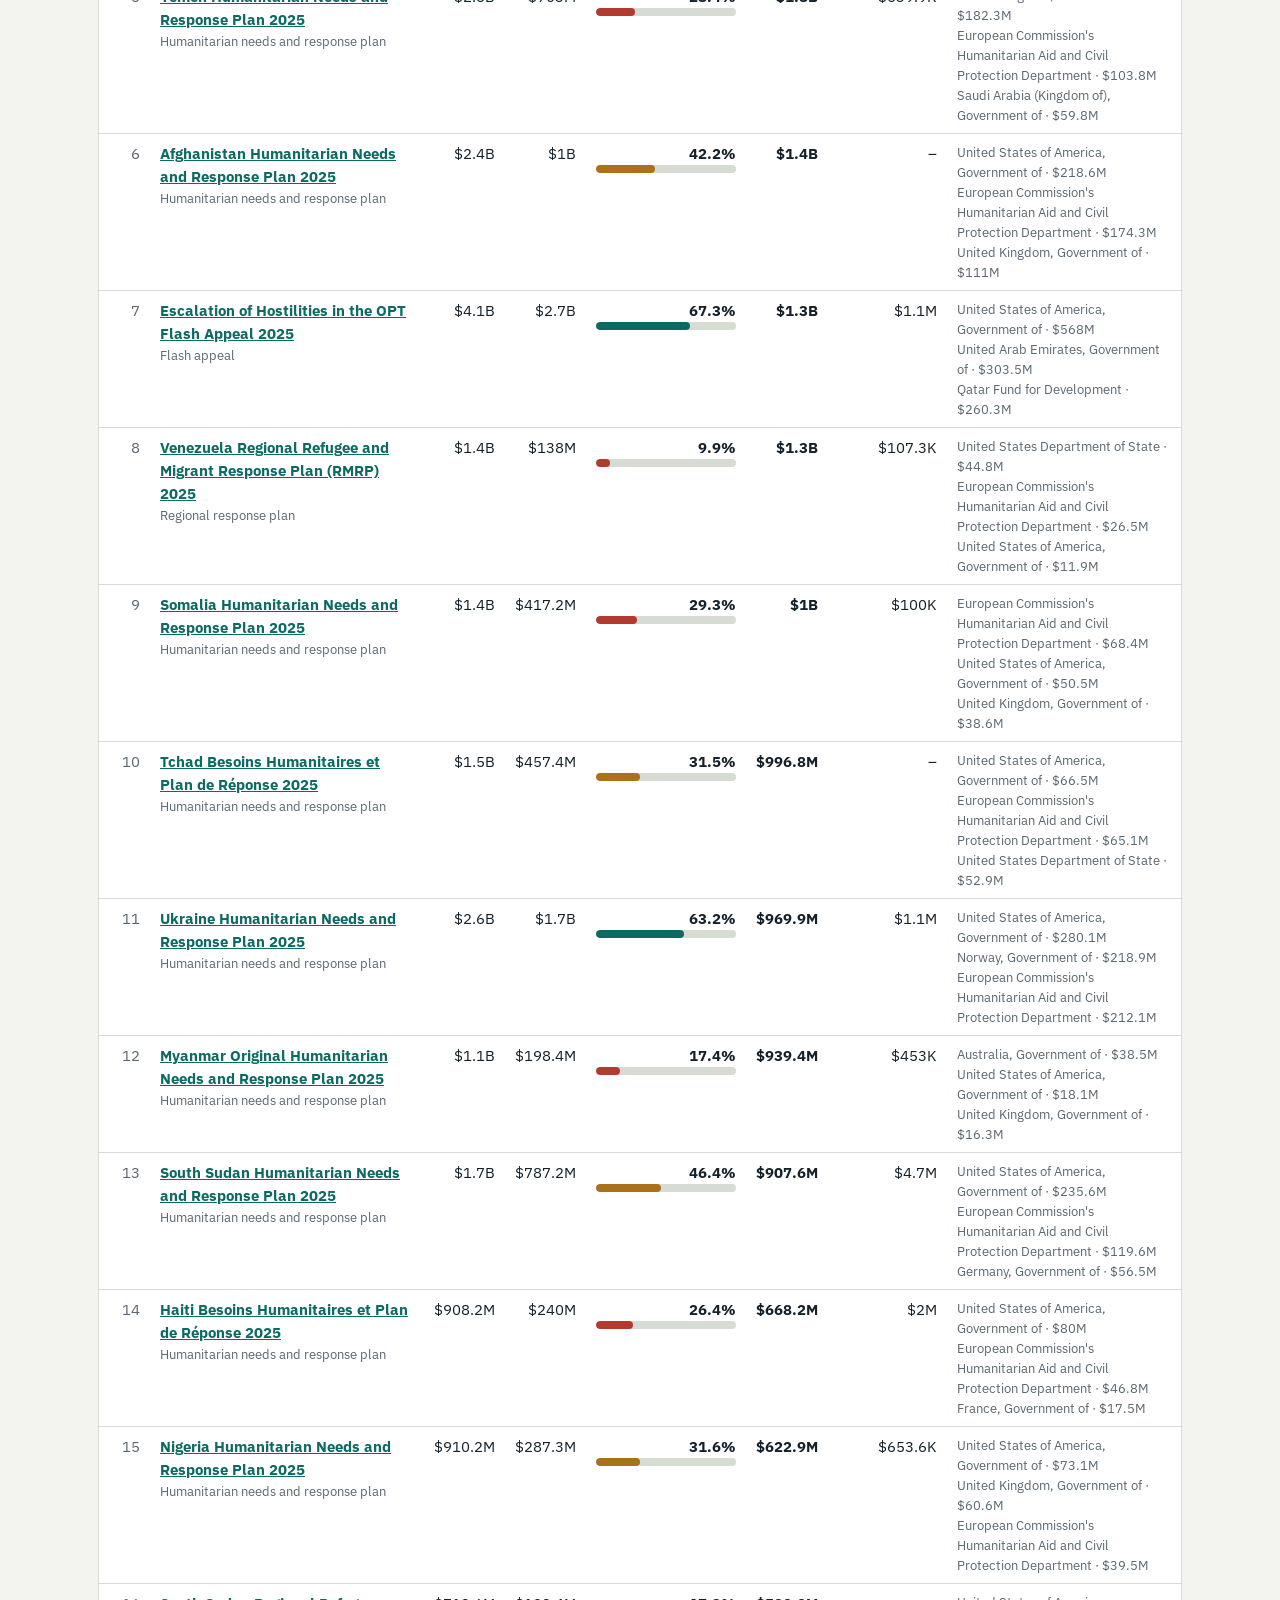
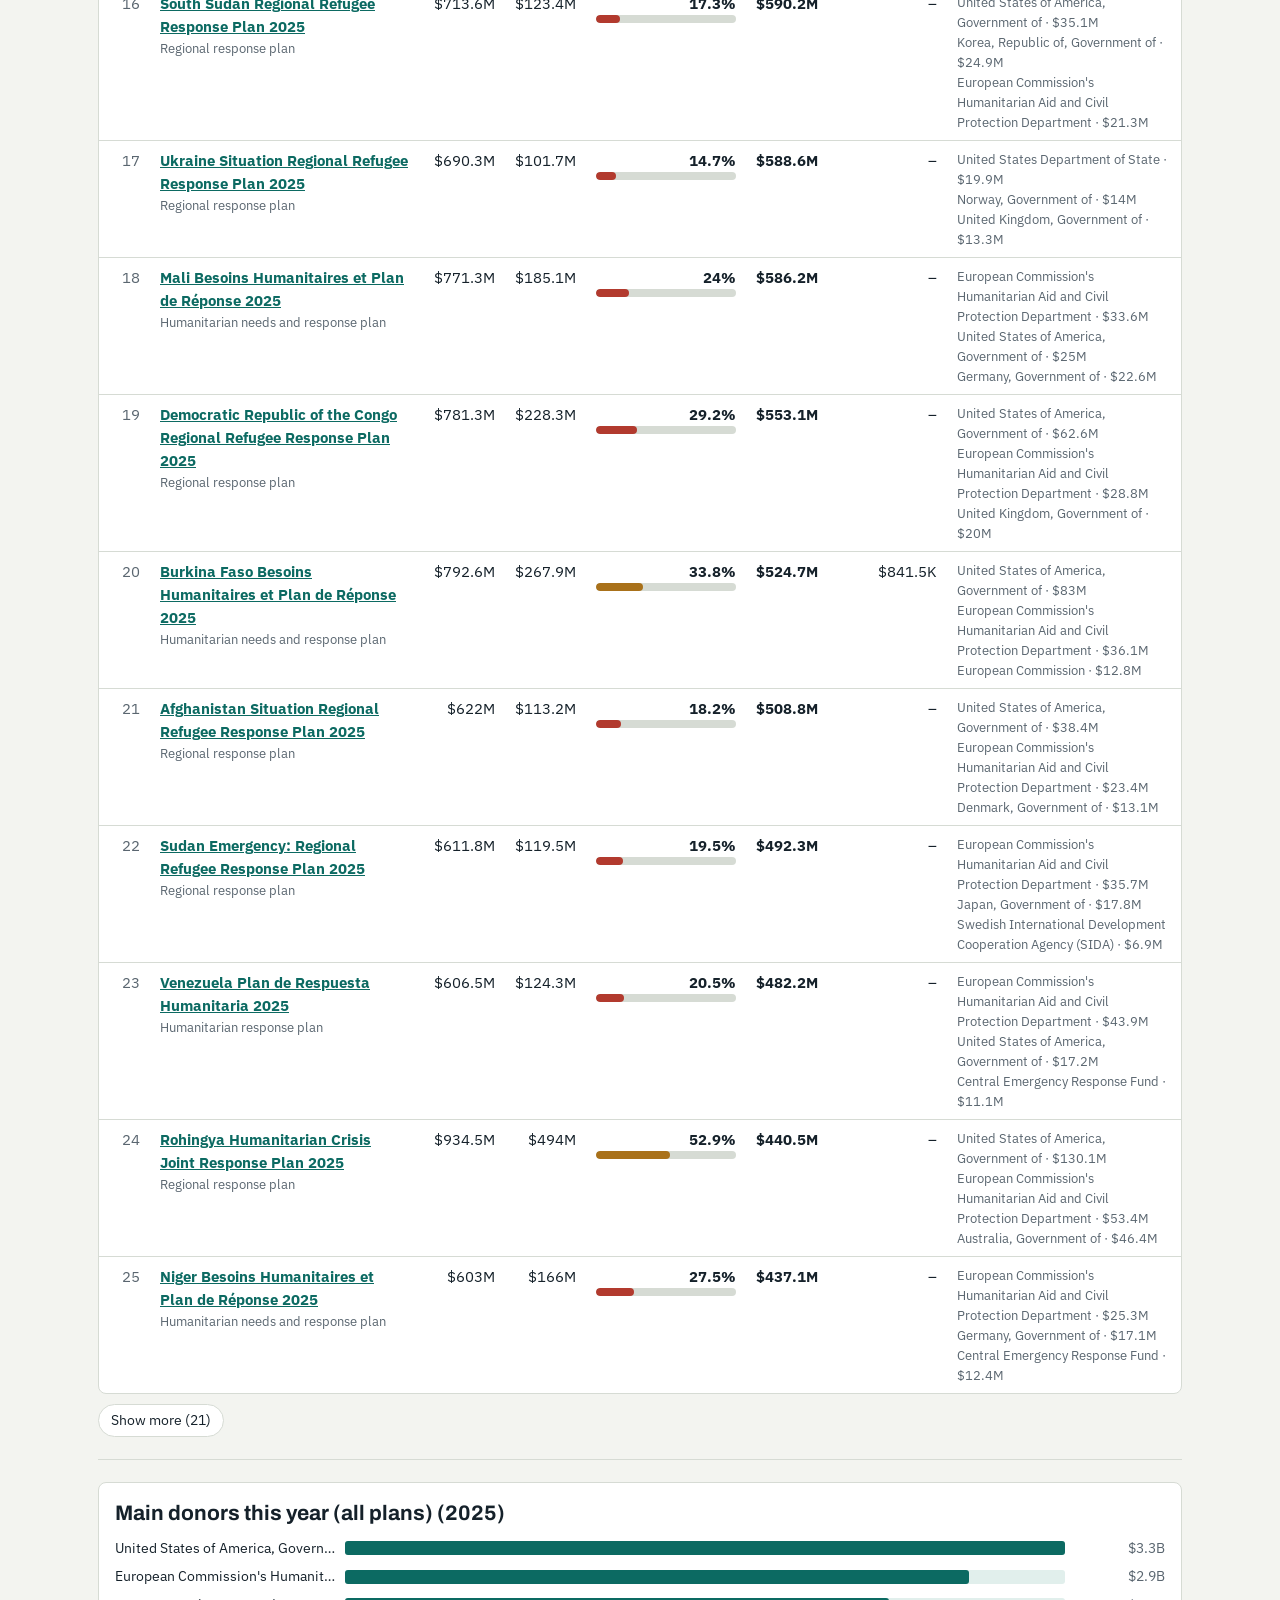
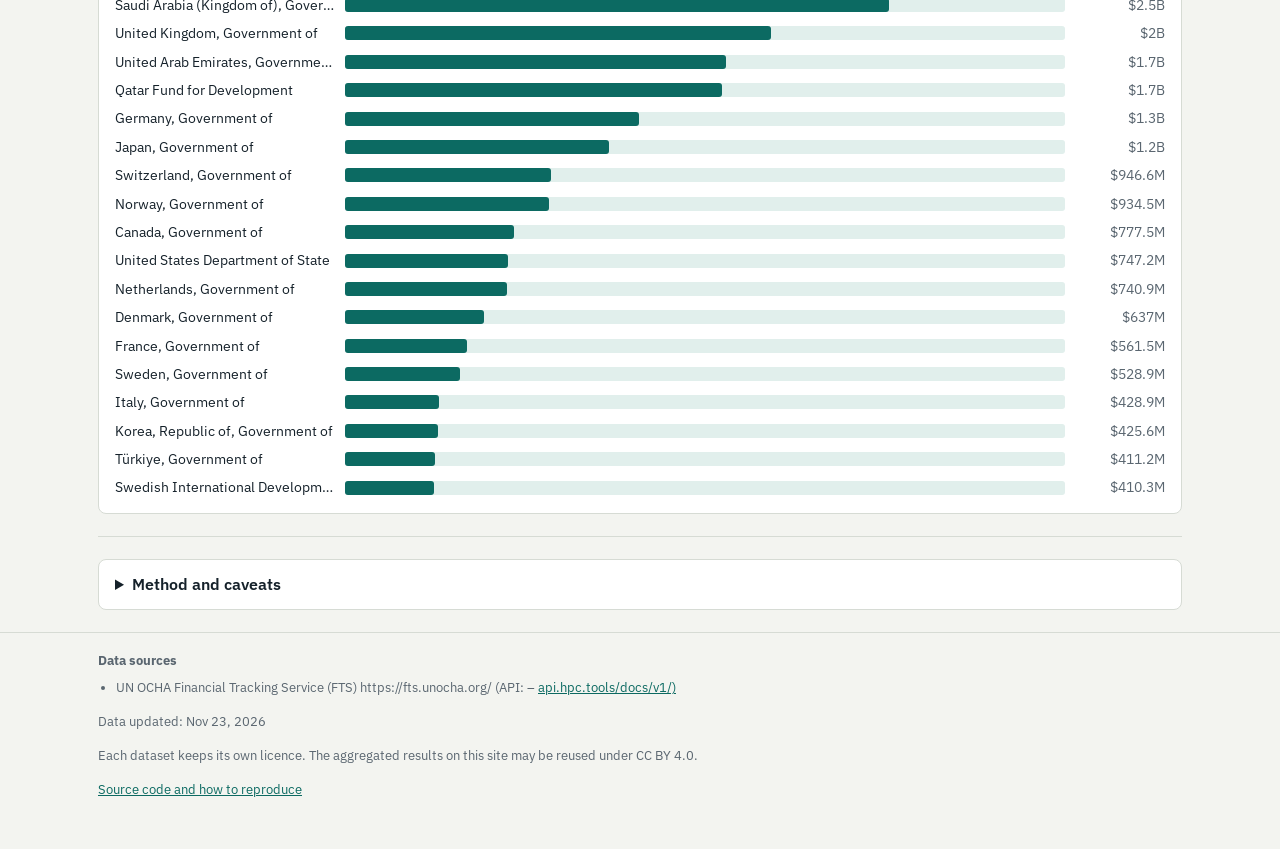
<file: aid/index.html>
<!DOCTYPE html>
<html lang="ja">
<head>
<meta charset="utf-8">
<meta name="viewport" content="width=device-width, initial-scale=1">
<title>約束された支援の行方</title>
<link rel="preconnect" href="https://fonts.googleapis.com">
<link rel="preconnect" href="https://fonts.gstatic.com" crossorigin>
<link href="https://fonts.googleapis.com/css2?family=Archivo:wght@600;800&family=IBM+Plex+Sans:wght@400;500;600&family=IBM+Plex+Sans+JP:wght@400;500;700&display=swap" rel="stylesheet">
<link rel="stylesheet" href="../assets/common.css">
<script type="module" src="app.js"></script>
</head>
<body>
<main id="app"></main>
</body>
</html>
</file>
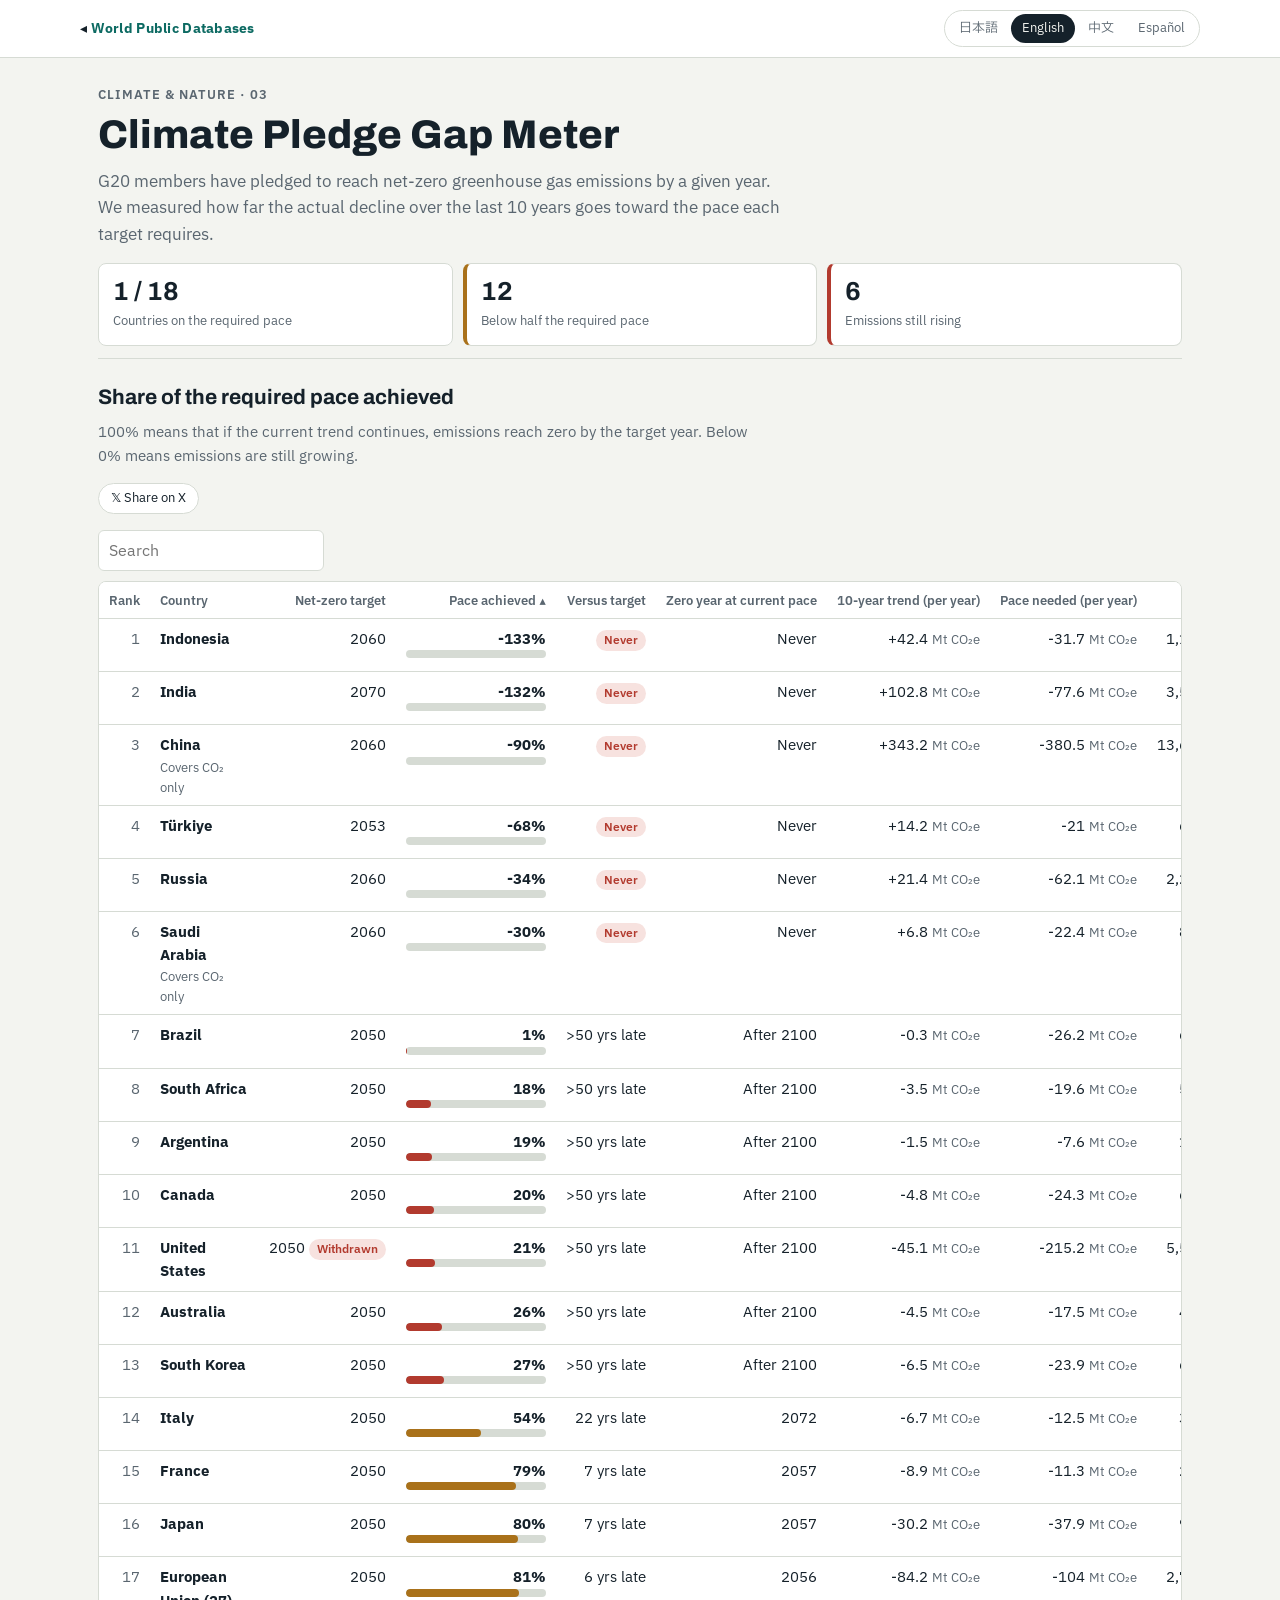
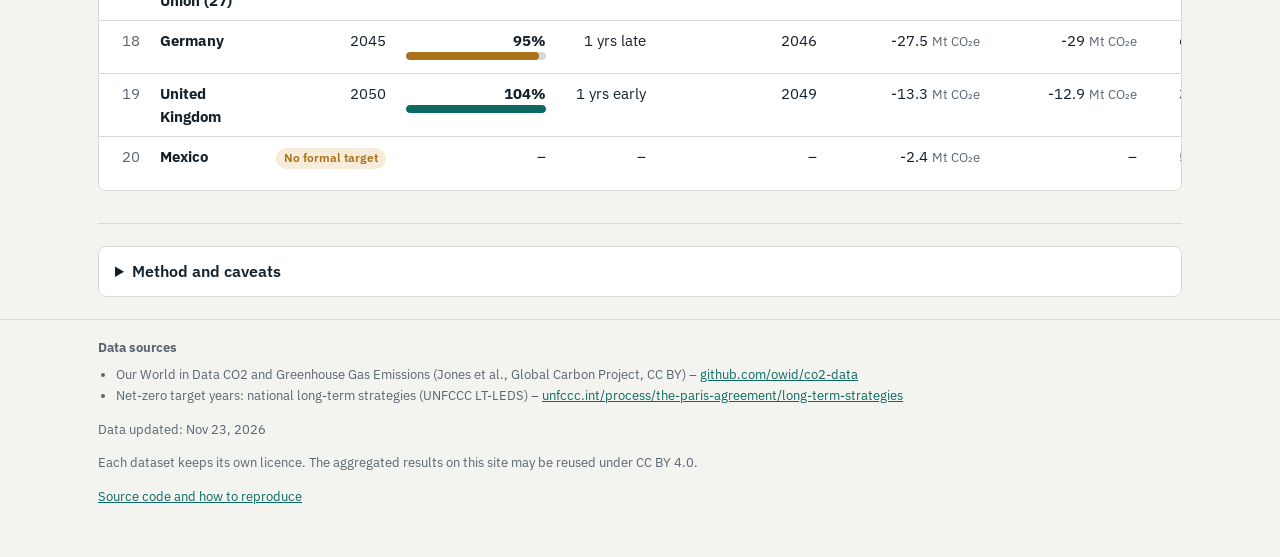
<file: climate/index.html>
<!DOCTYPE html>
<html lang="ja">
<head>
<meta charset="utf-8">
<meta name="viewport" content="width=device-width, initial-scale=1">
<title>気候公約と実排出のズレ計</title>
<link rel="preconnect" href="https://fonts.googleapis.com">
<link rel="preconnect" href="https://fonts.gstatic.com" crossorigin>
<link href="https://fonts.googleapis.com/css2?family=Archivo:wght@600;800&family=IBM+Plex+Sans:wght@400;500;600&family=IBM+Plex+Sans+JP:wght@400;500;700&display=swap" rel="stylesheet">
<link rel="stylesheet" href="../assets/common.css">
<script type="module" src="app.js"></script>
</head>
<body>
<main id="app"></main>
</body>
</html>
</file>
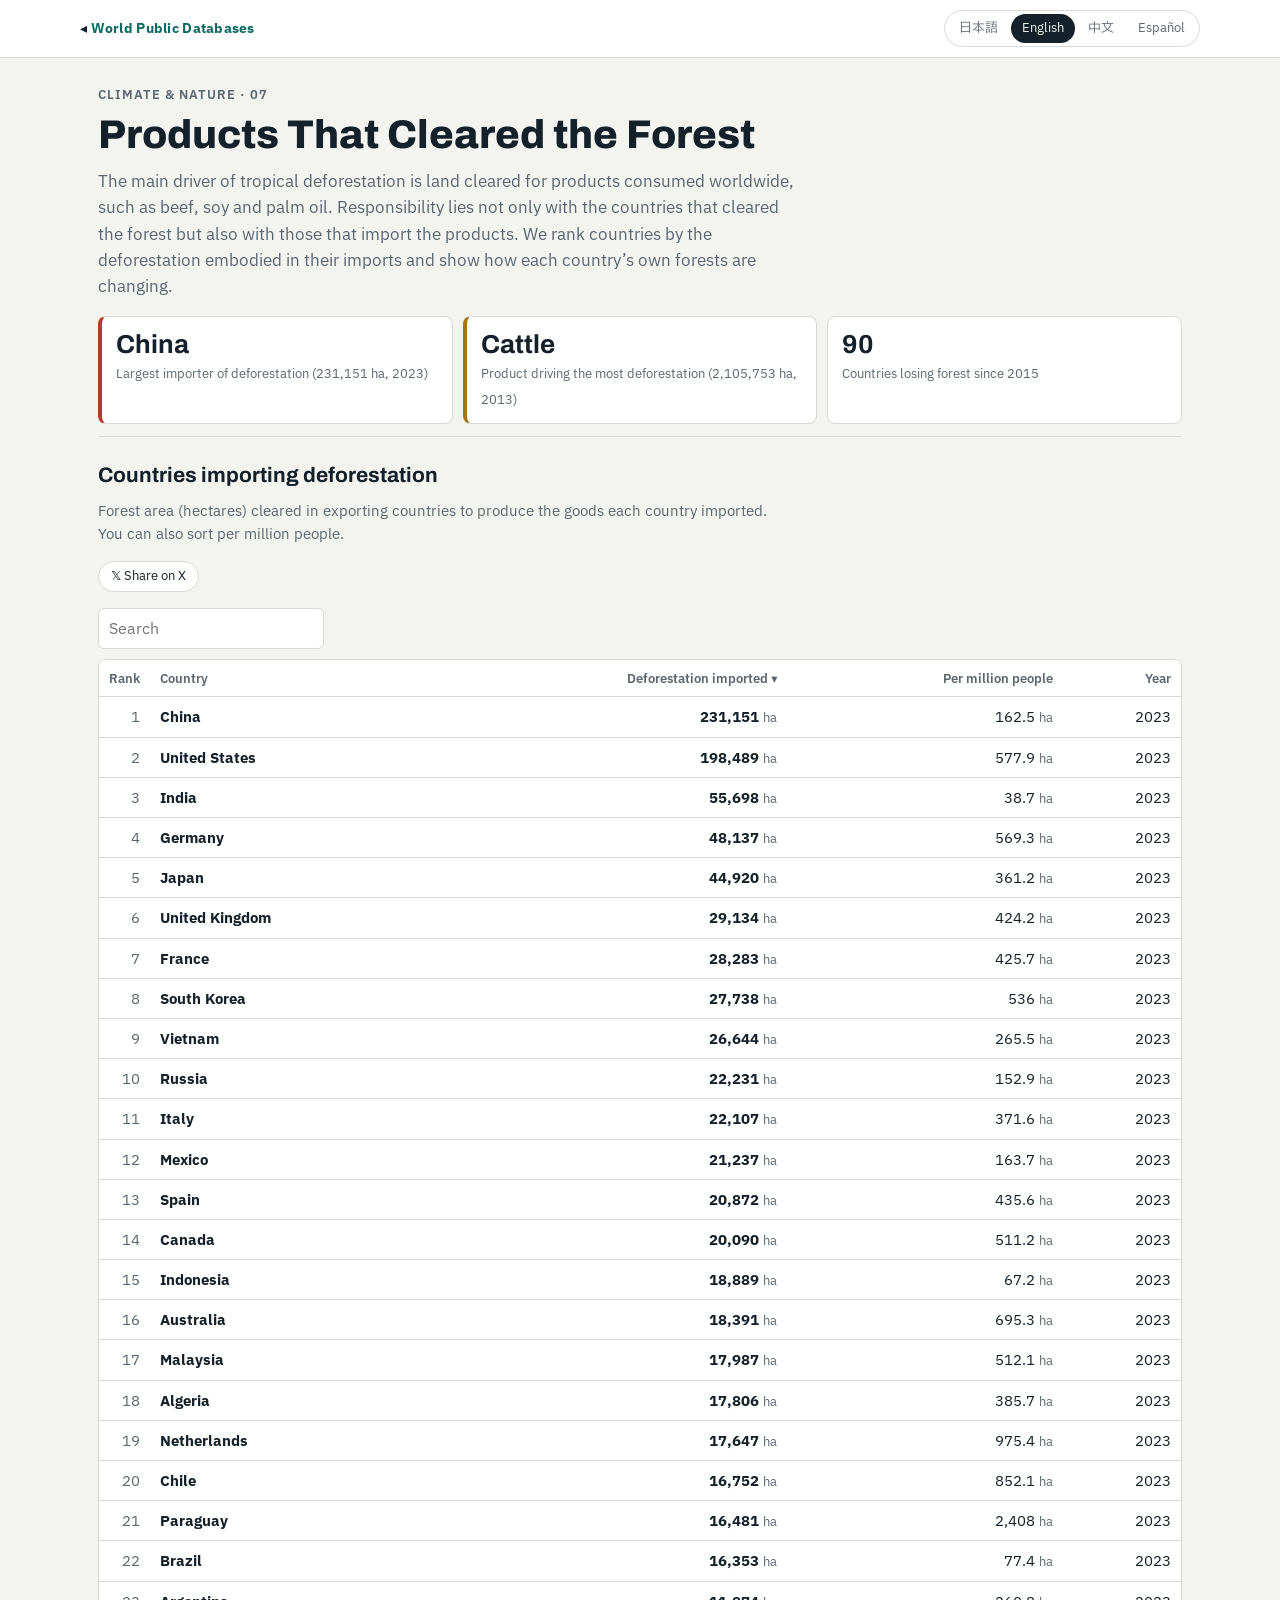
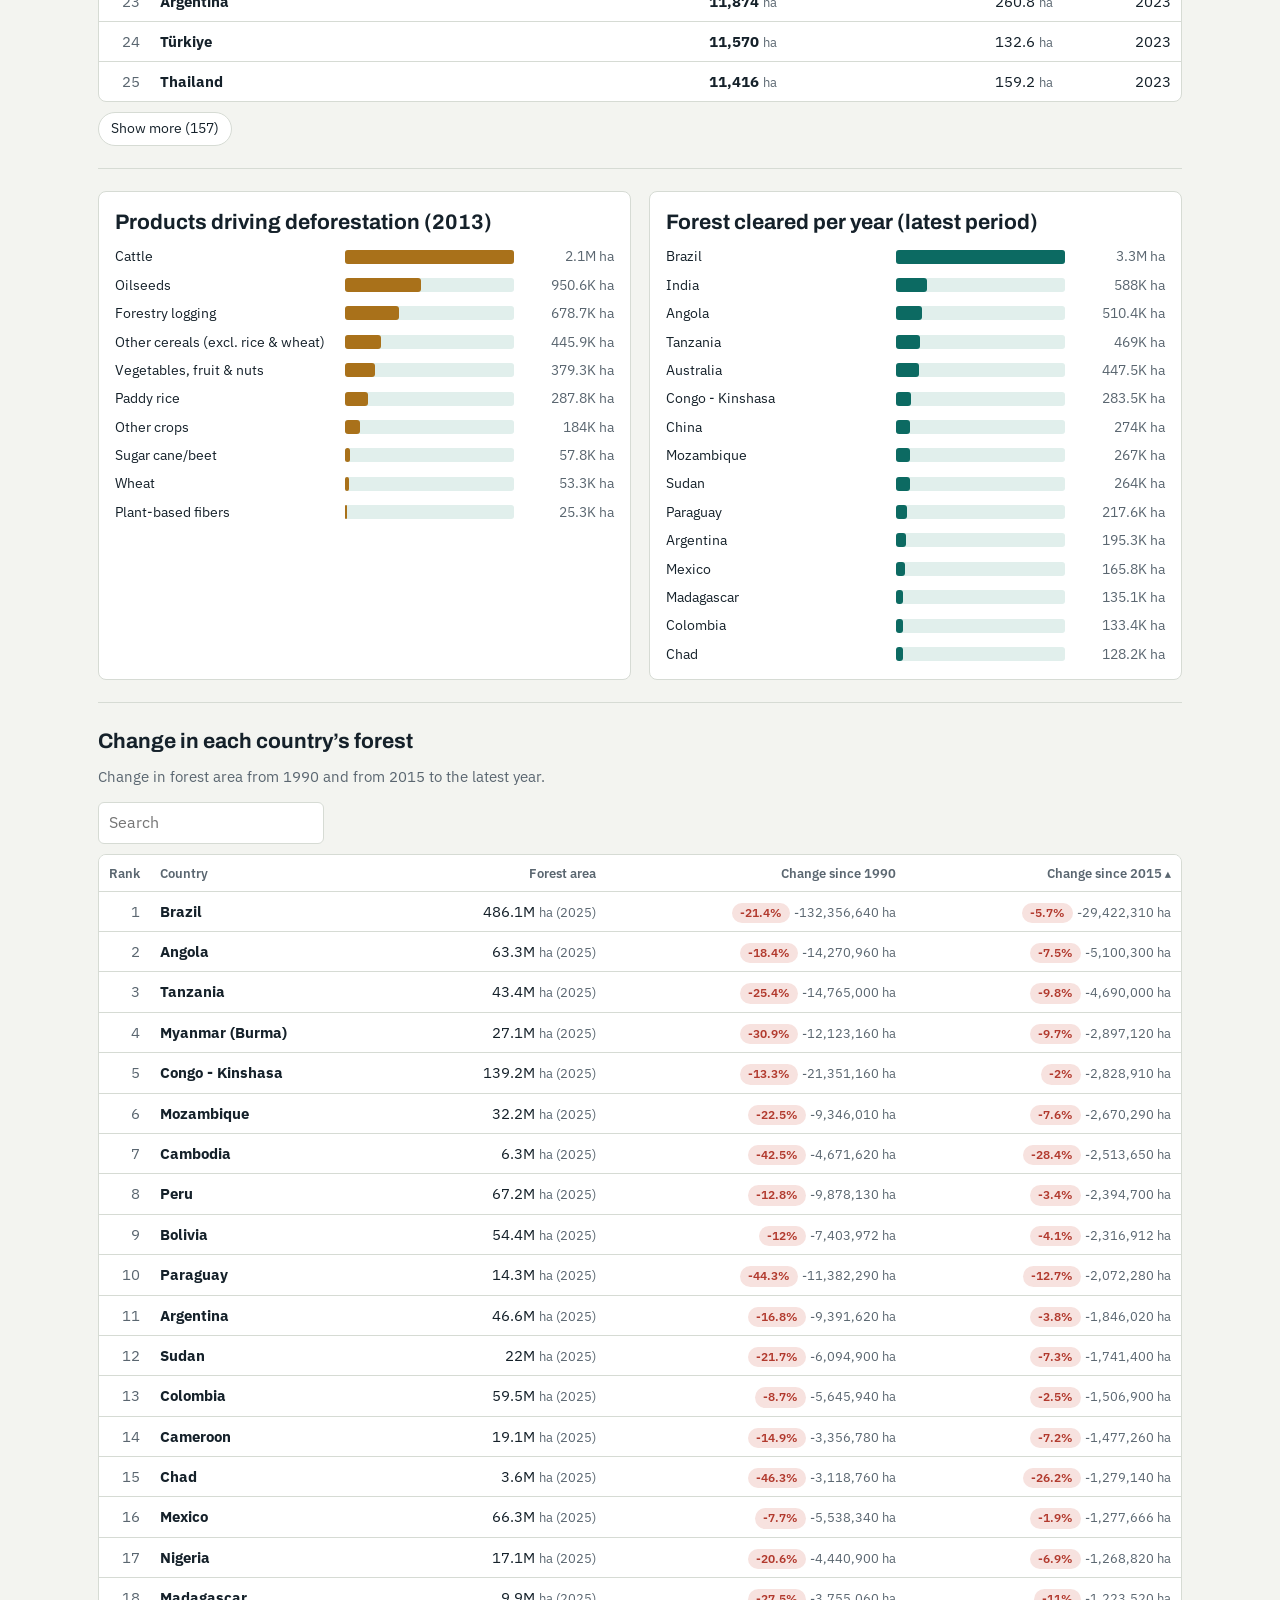
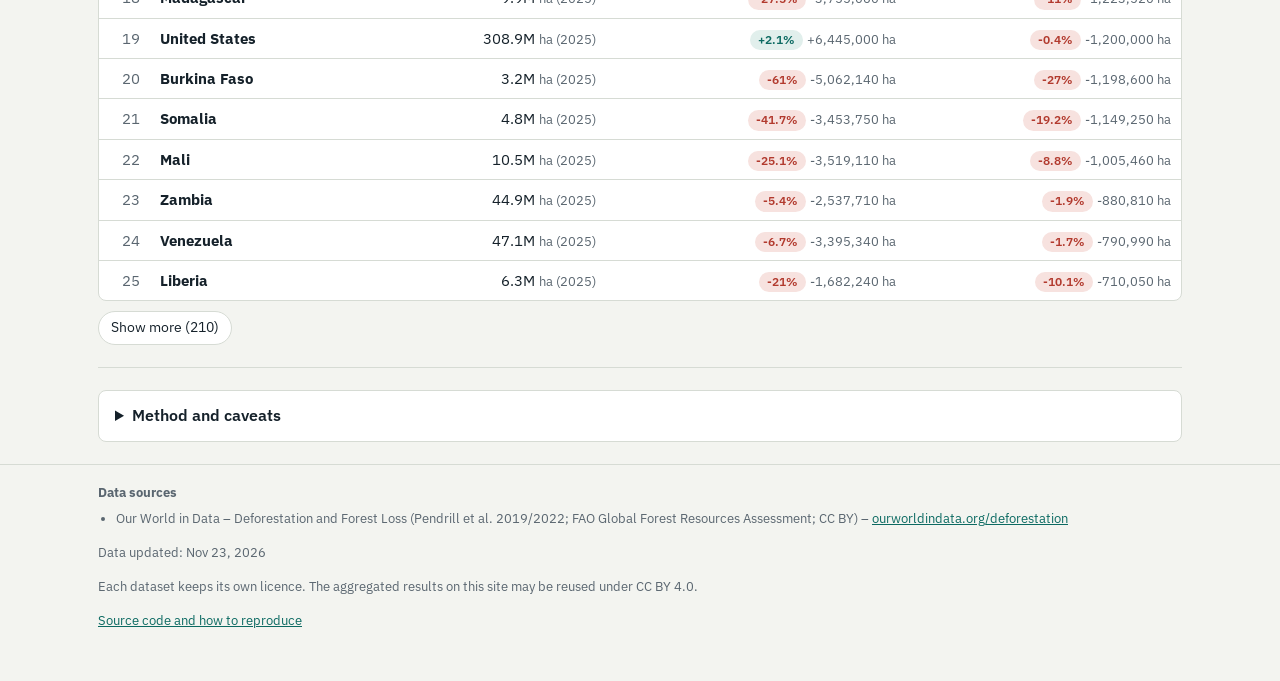
<file: forests/index.html>
<!DOCTYPE html>
<html lang="ja">
<head>
<meta charset="utf-8">
<meta name="viewport" content="width=device-width, initial-scale=1">
<title>森を消した商品</title>
<link rel="preconnect" href="https://fonts.googleapis.com">
<link rel="preconnect" href="https://fonts.gstatic.com" crossorigin>
<link href="https://fonts.googleapis.com/css2?family=Archivo:wght@600;800&family=IBM+Plex+Sans:wght@400;500;600&family=IBM+Plex+Sans+JP:wght@400;500;700&display=swap" rel="stylesheet">
<link rel="stylesheet" href="../assets/common.css">
<script type="module" src="app.js"></script>
</head>
<body>
<main id="app"></main>
</body>
</html>
</file>
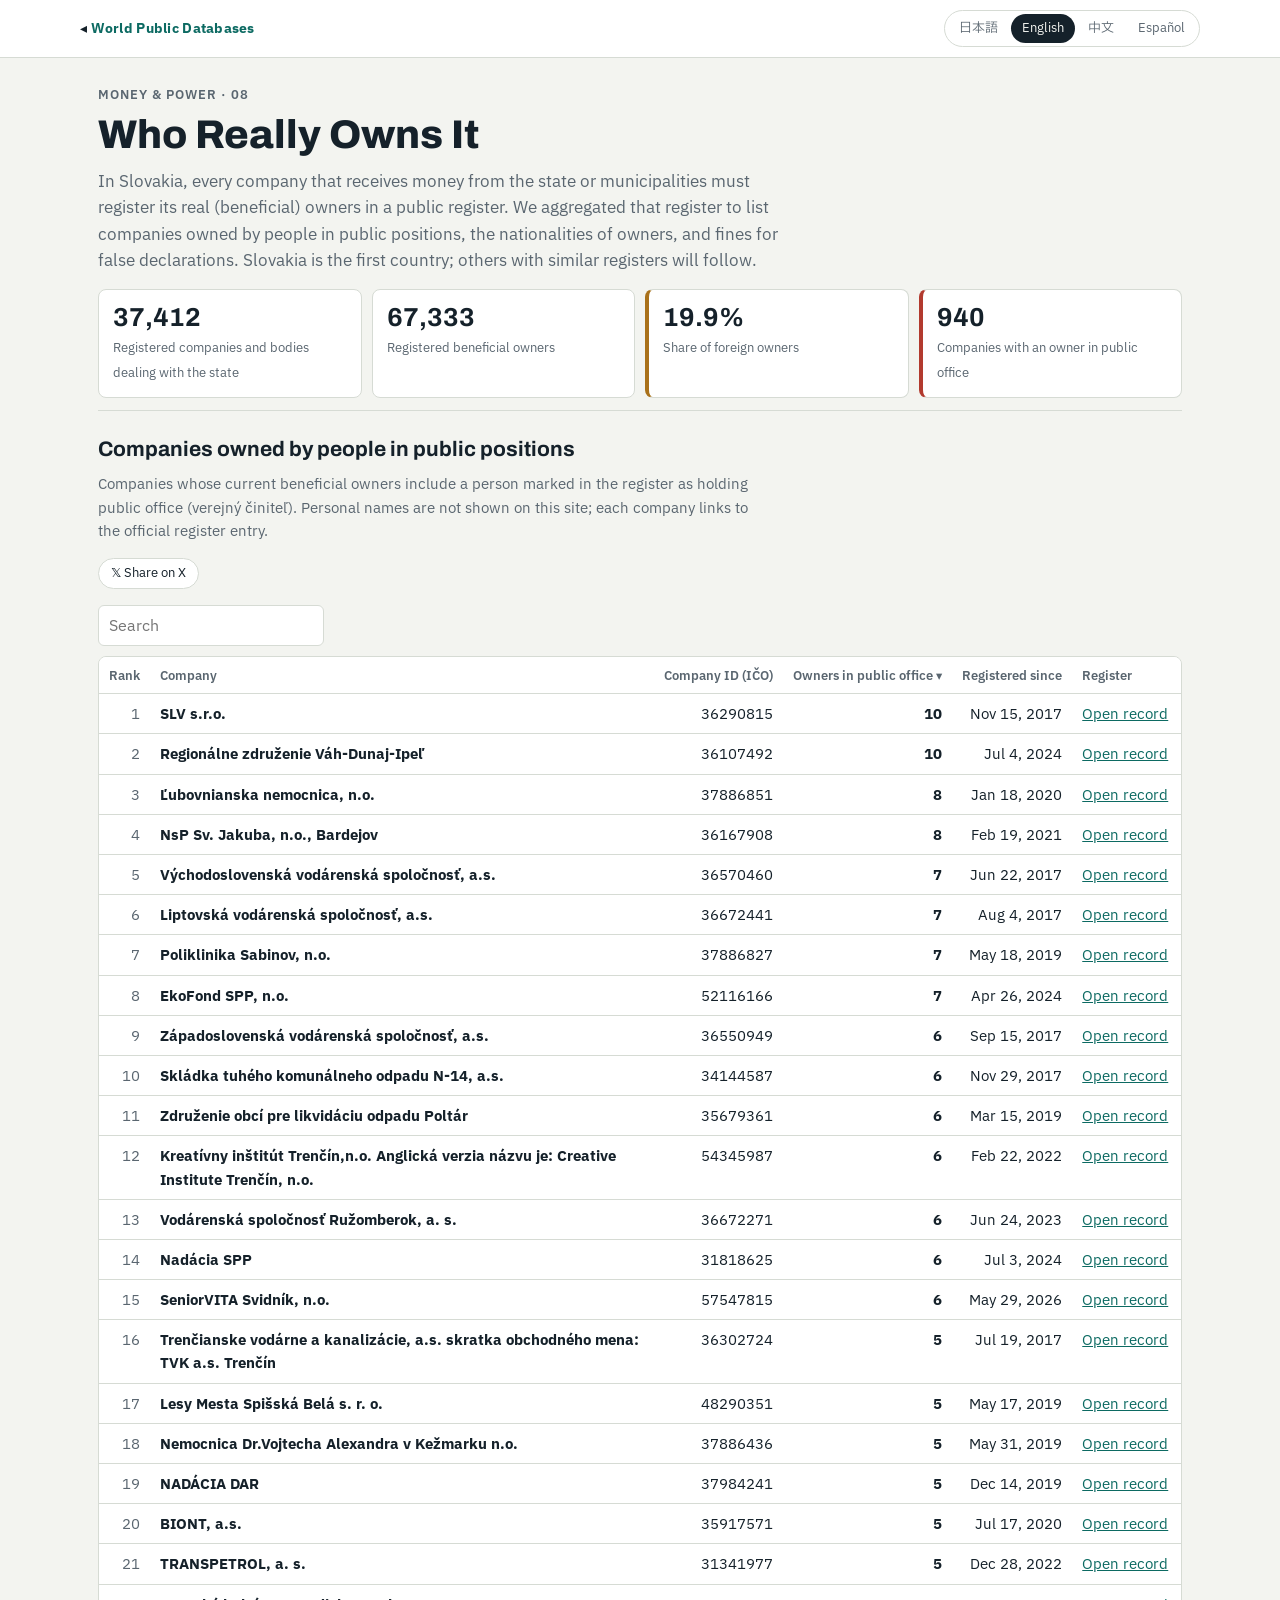
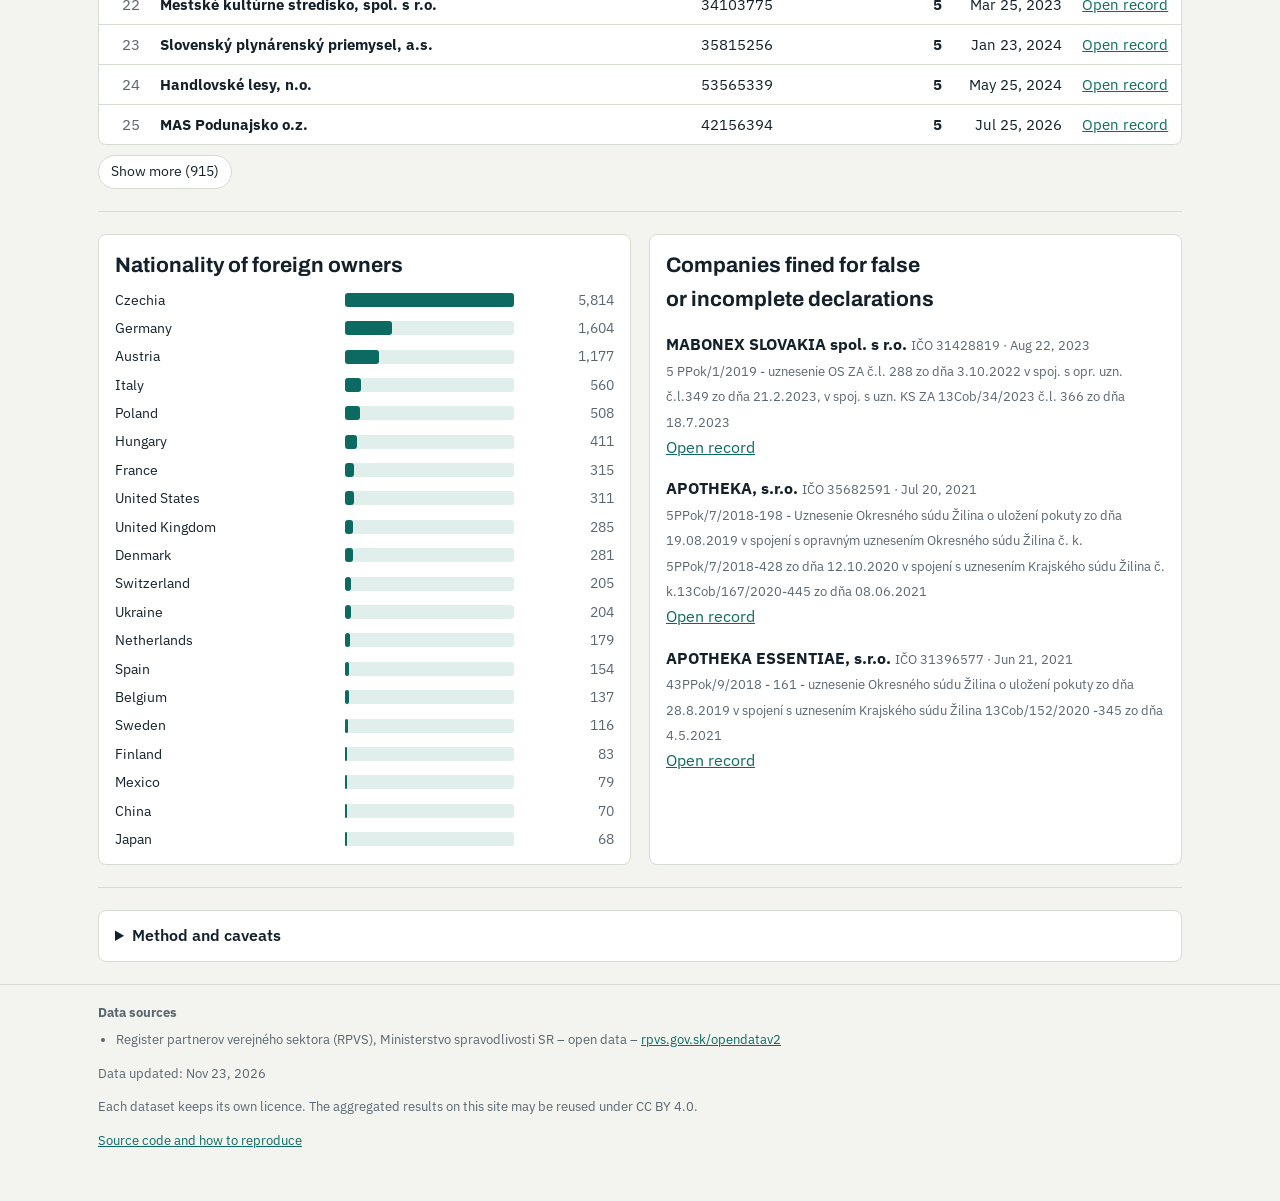
<file: owners/index.html>
<!DOCTYPE html>
<html lang="ja">
<head>
<meta charset="utf-8">
<meta name="viewport" content="width=device-width, initial-scale=1">
<title>本当の持ち主</title>
<link rel="preconnect" href="https://fonts.googleapis.com">
<link rel="preconnect" href="https://fonts.gstatic.com" crossorigin>
<link href="https://fonts.googleapis.com/css2?family=Archivo:wght@600;800&family=IBM+Plex+Sans:wght@400;500;600&family=IBM+Plex+Sans+JP:wght@400;500;700&display=swap" rel="stylesheet">
<link rel="stylesheet" href="../assets/common.css">
<script type="module" src="app.js"></script>
</head>
<body>
<main id="app"></main>
</body>
</html>
</file>
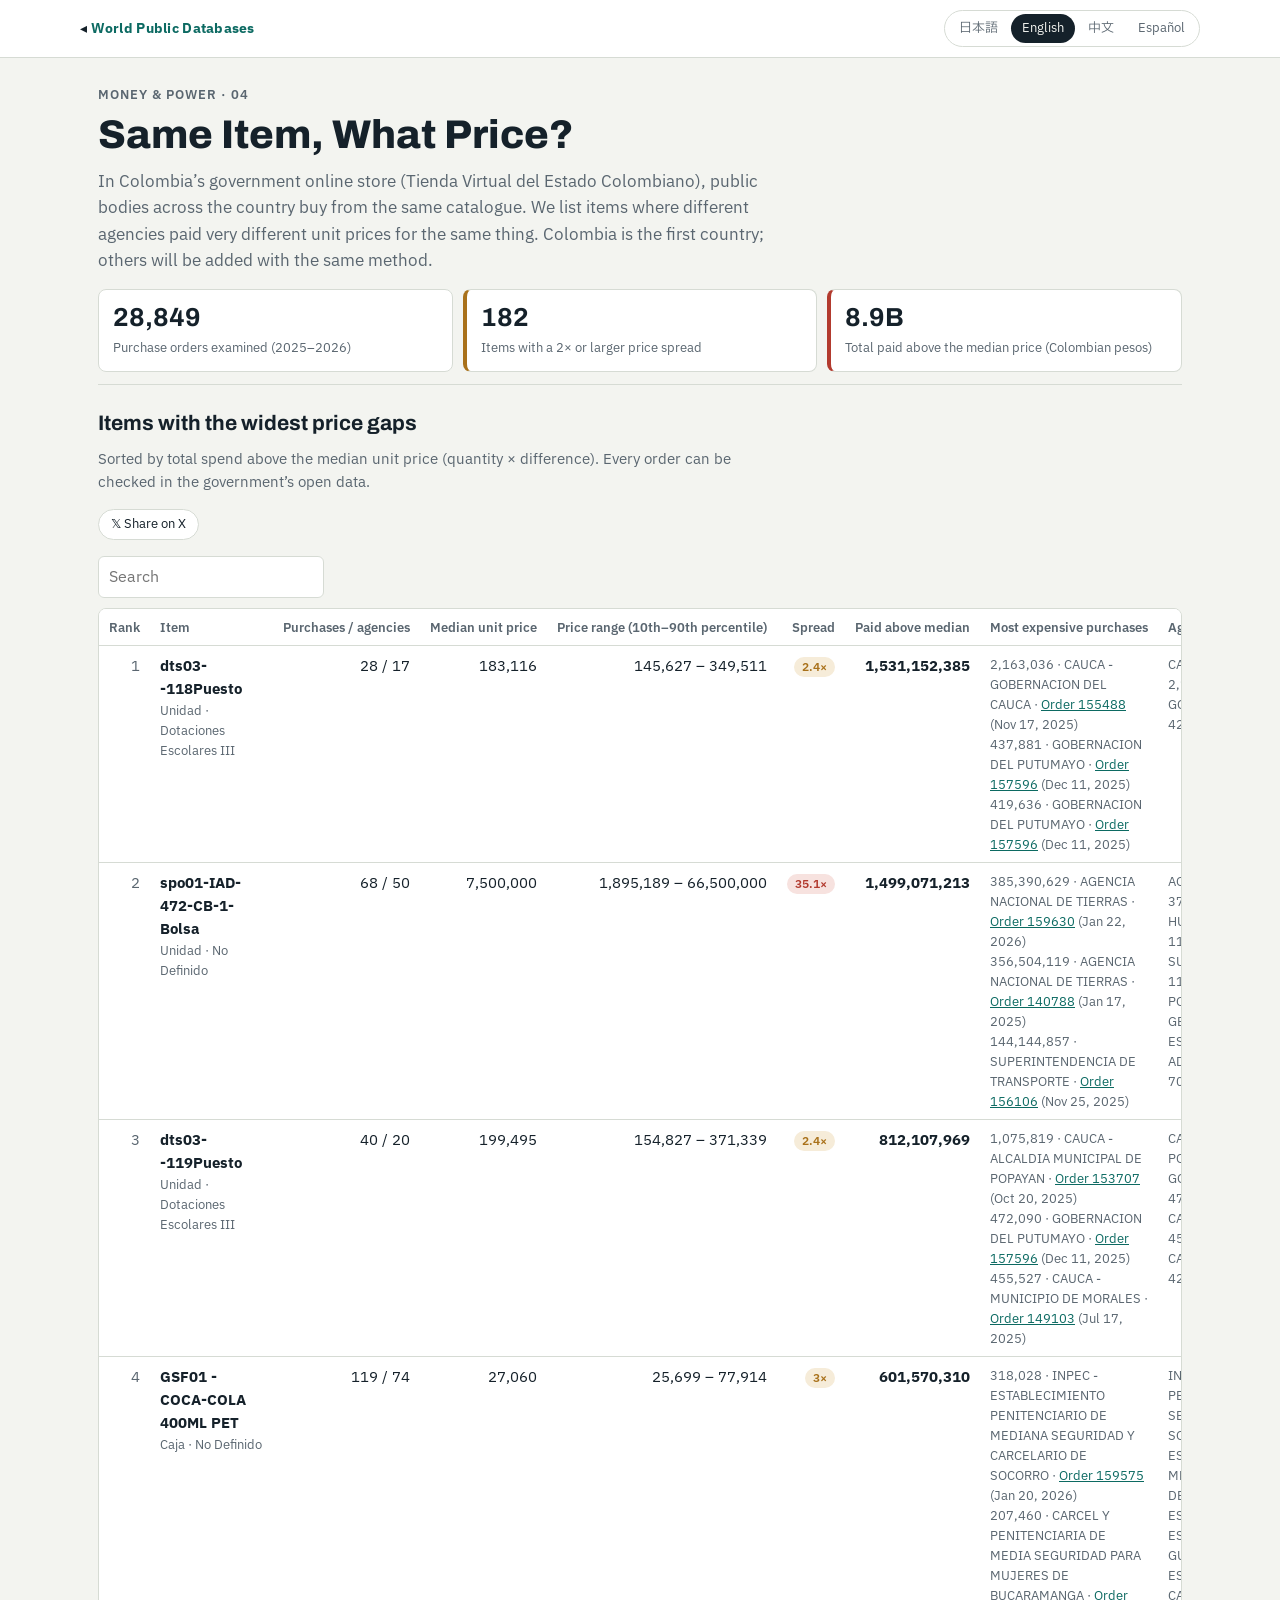
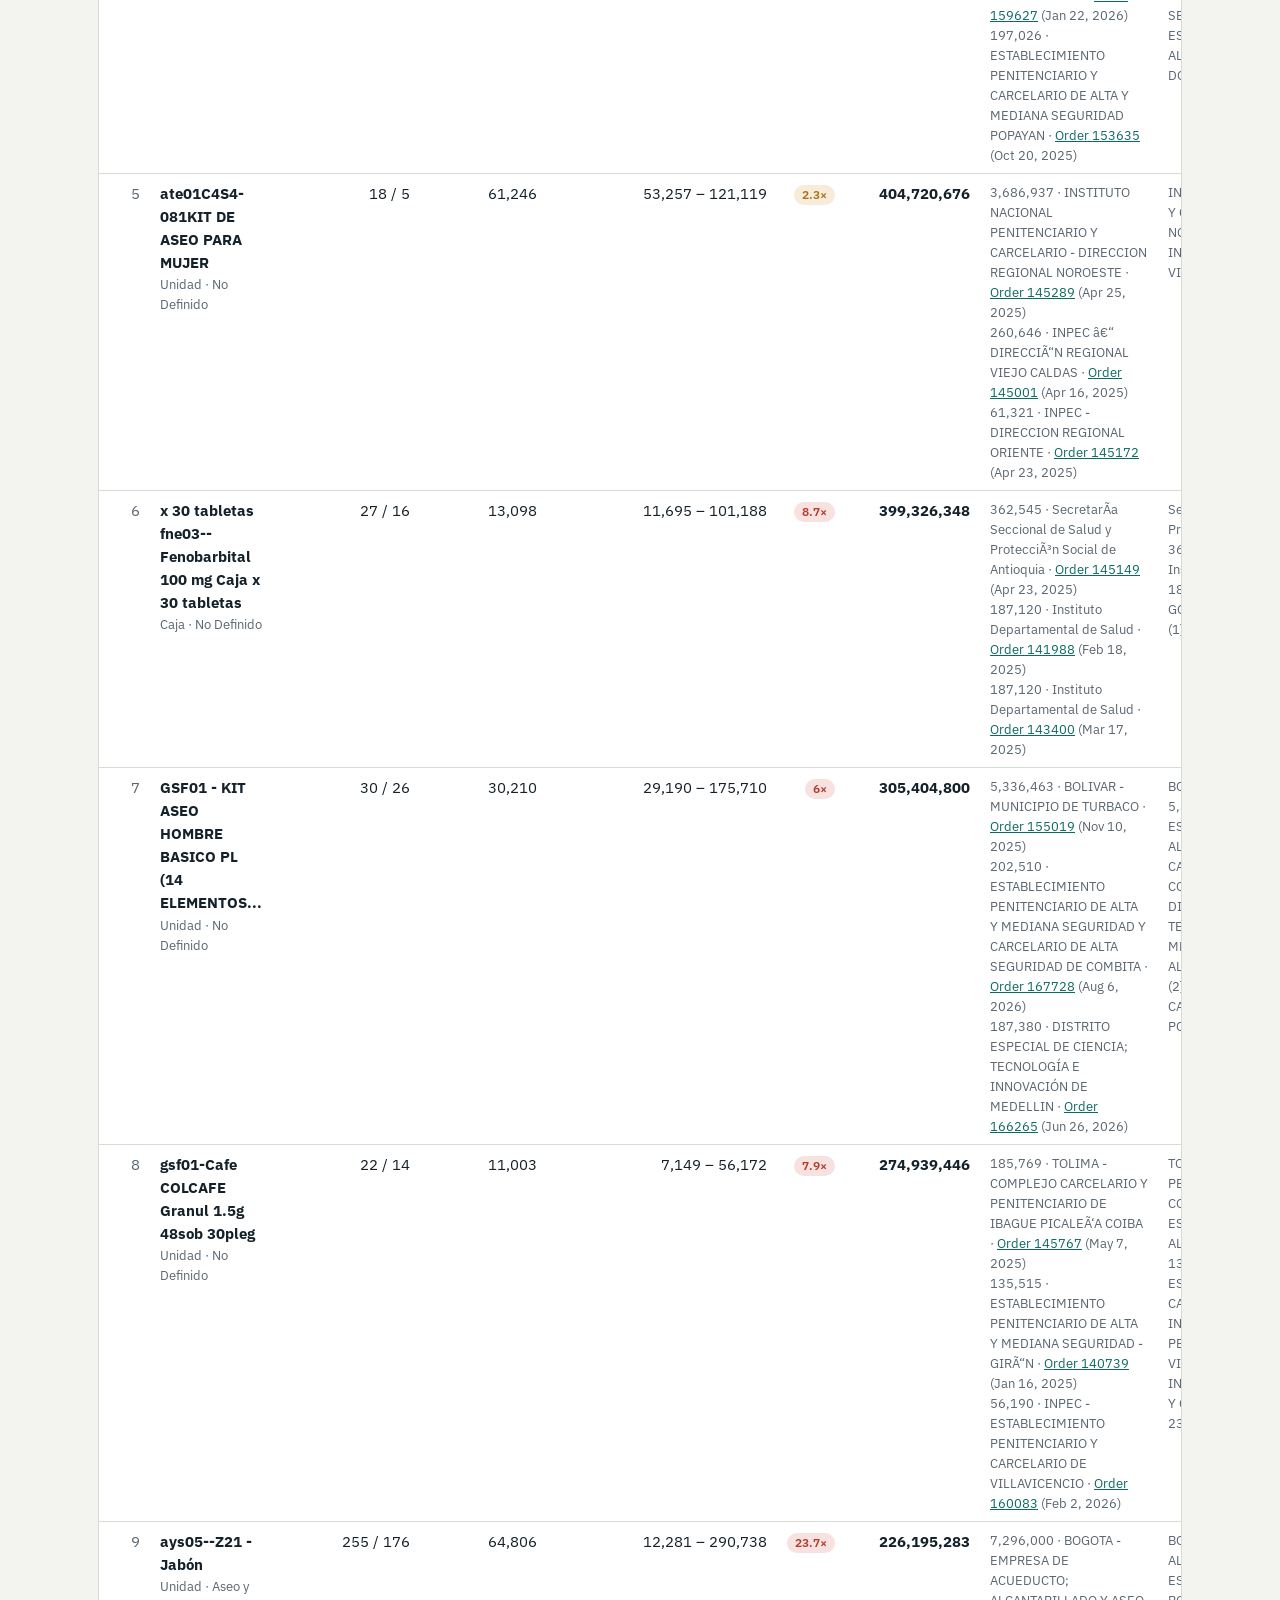
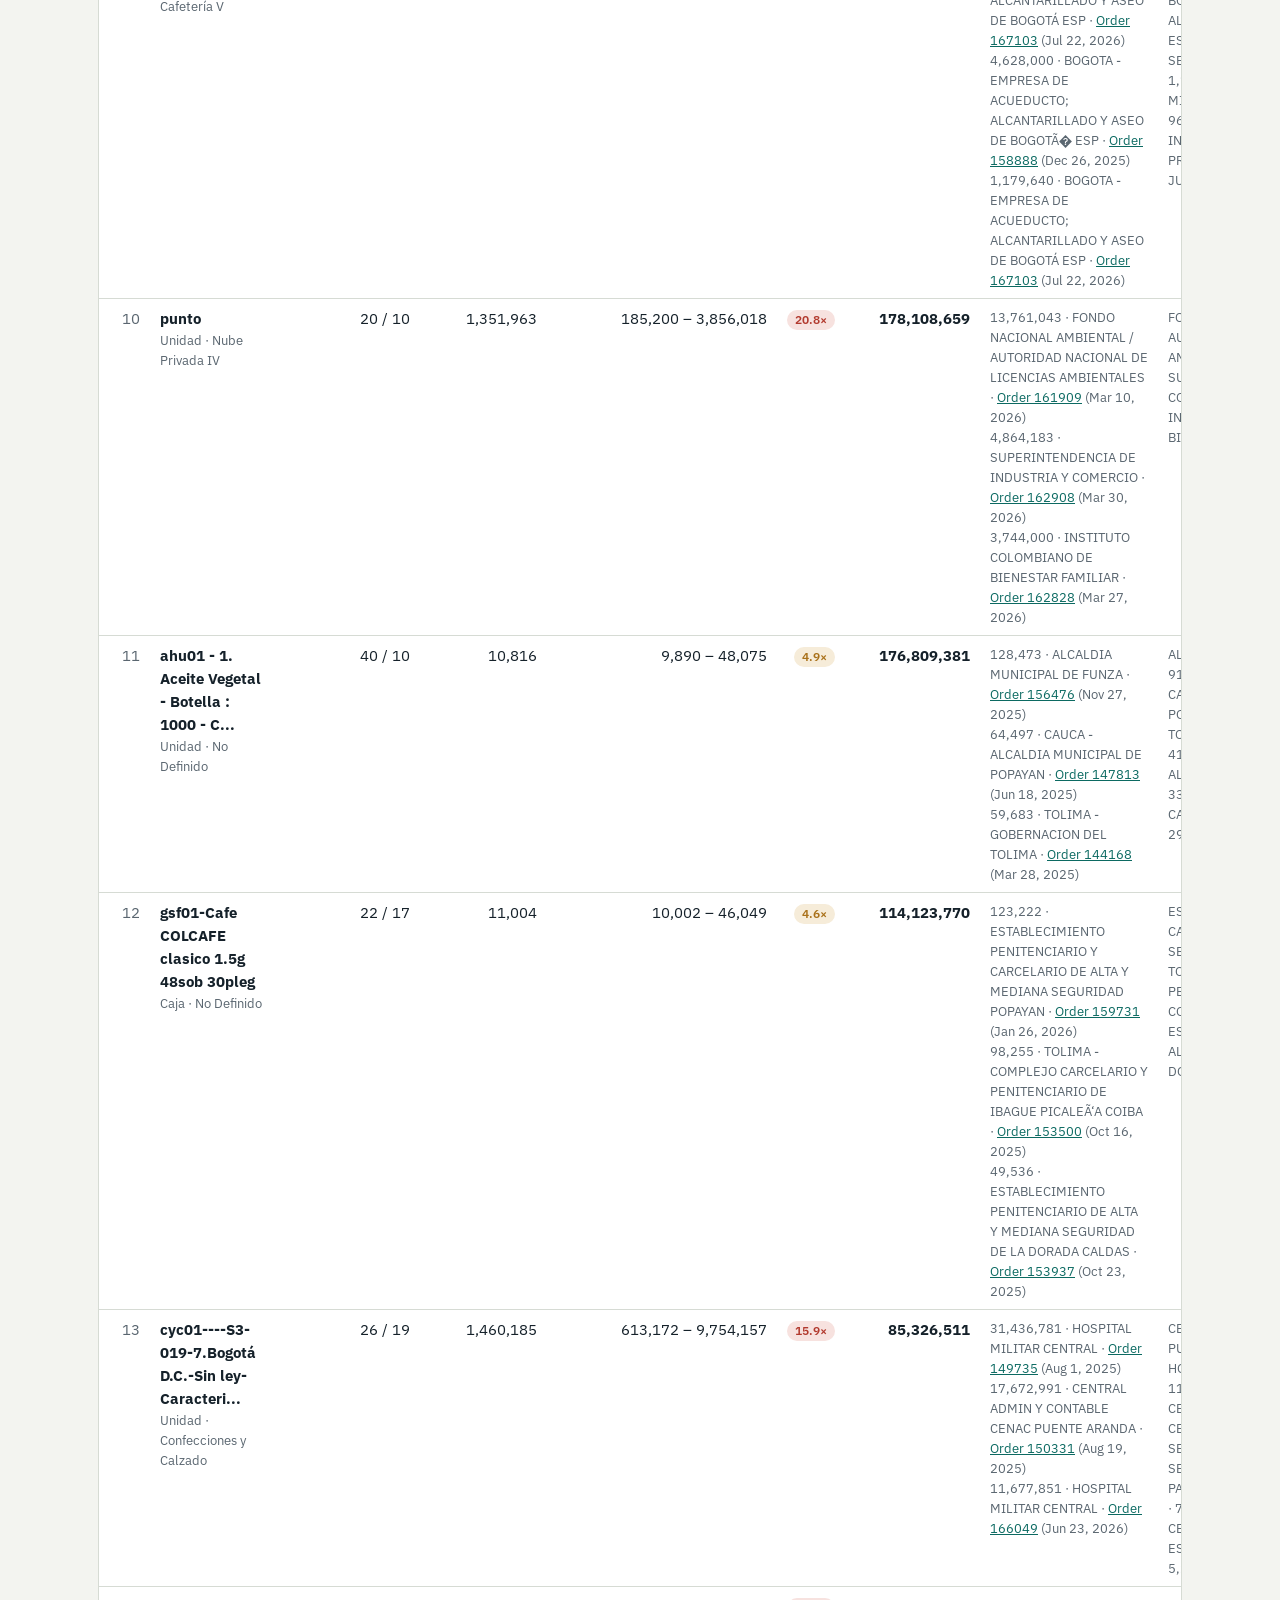
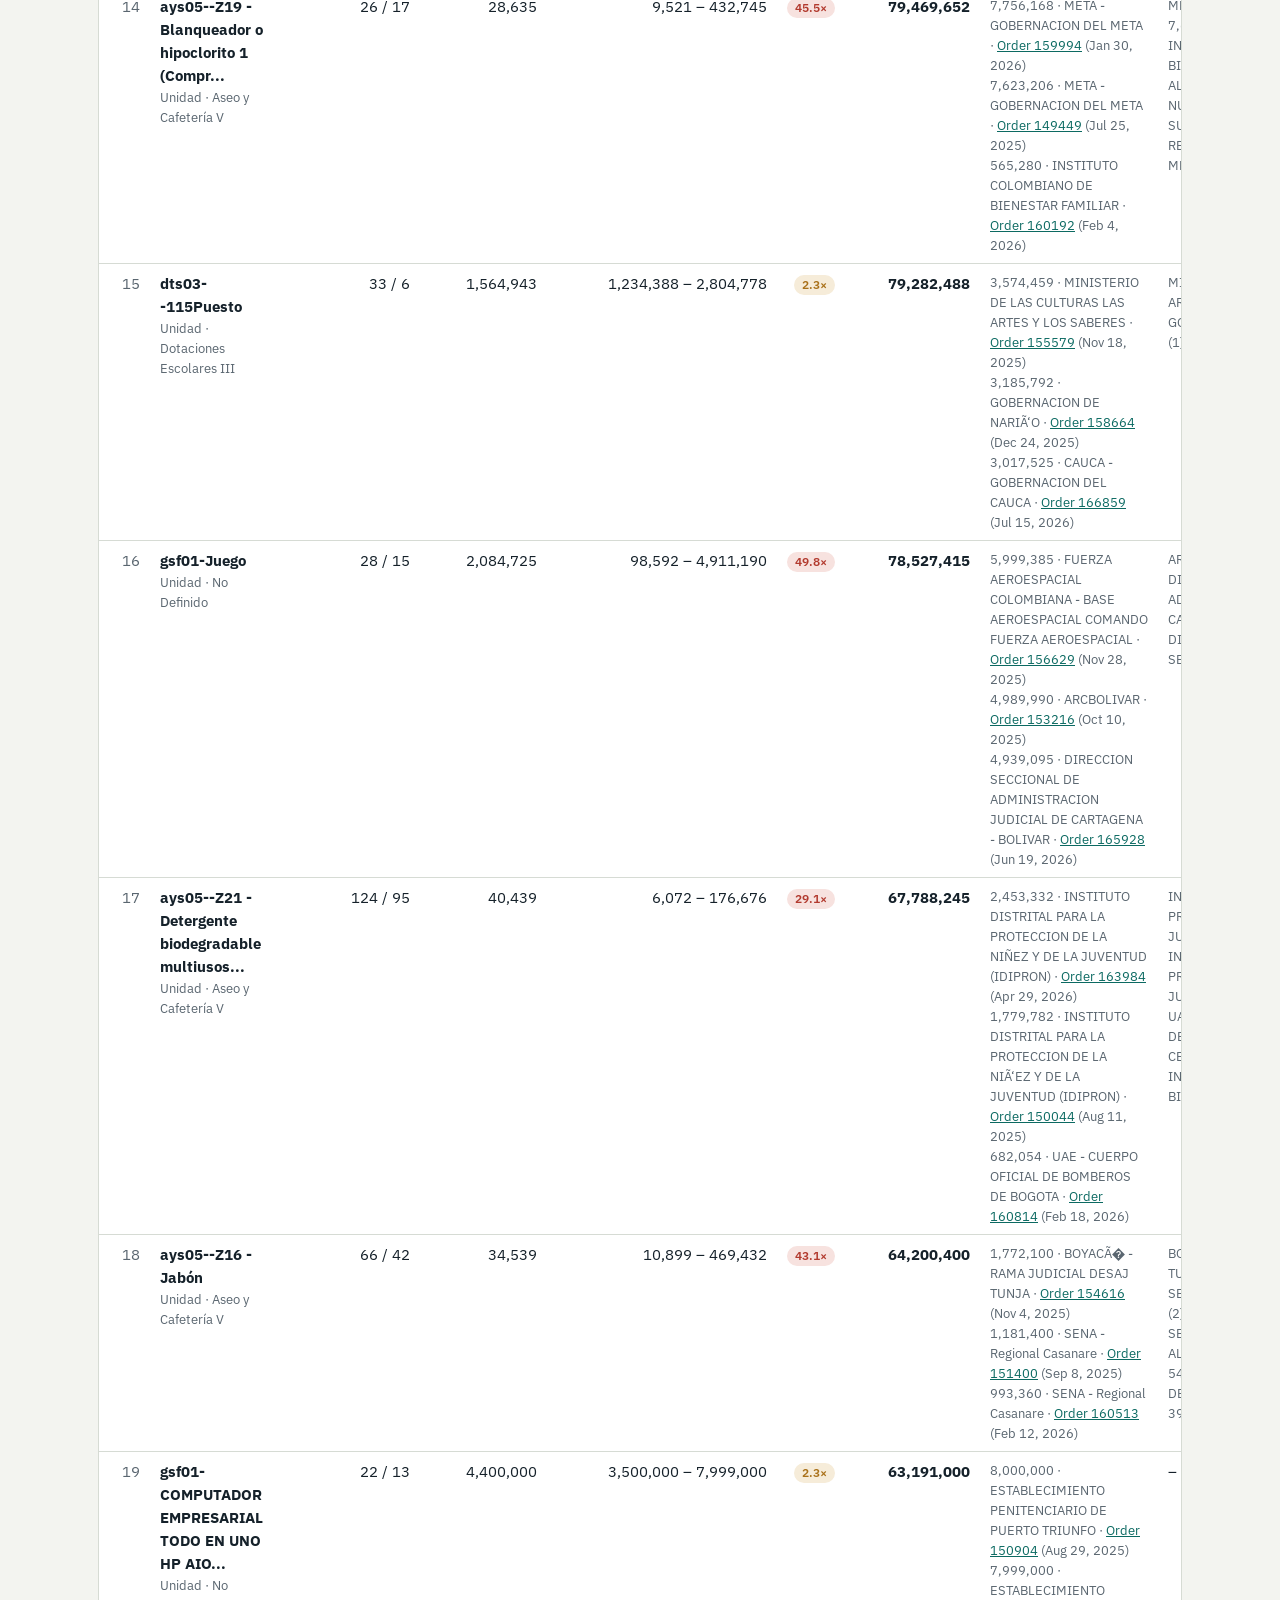
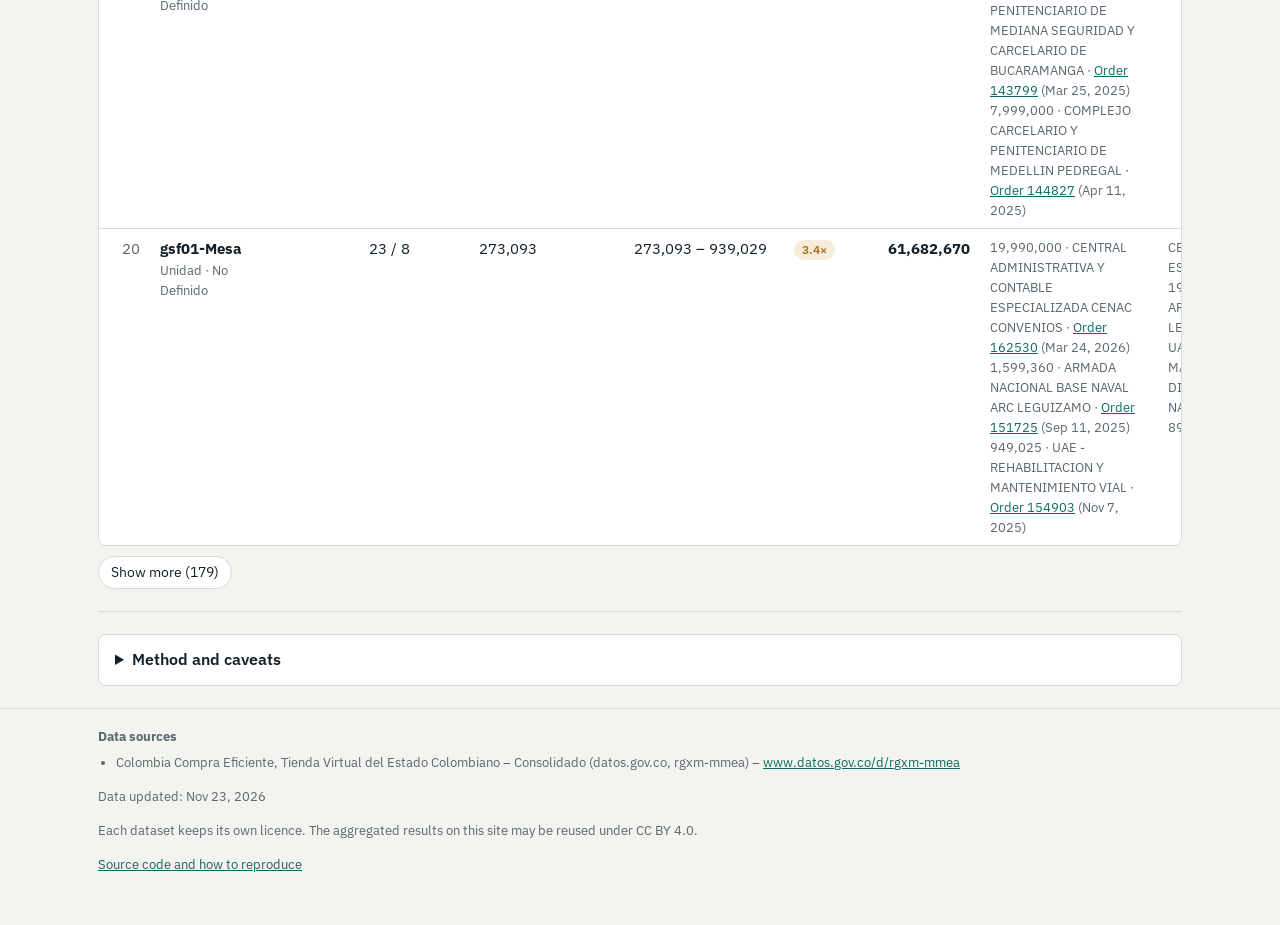
<file: procurement/index.html>
<!DOCTYPE html>
<html lang="ja">
<head>
<meta charset="utf-8">
<meta name="viewport" content="width=device-width, initial-scale=1">
<title>同じ物、いくらで買った？</title>
<link rel="preconnect" href="https://fonts.googleapis.com">
<link rel="preconnect" href="https://fonts.gstatic.com" crossorigin>
<link href="https://fonts.googleapis.com/css2?family=Archivo:wght@600;800&family=IBM+Plex+Sans:wght@400;500;600&family=IBM+Plex+Sans+JP:wght@400;500;700&display=swap" rel="stylesheet">
<link rel="stylesheet" href="../assets/common.css">
<script type="module" src="app.js"></script>
</head>
<body>
<main id="app"></main>
</body>
</html>
</file>
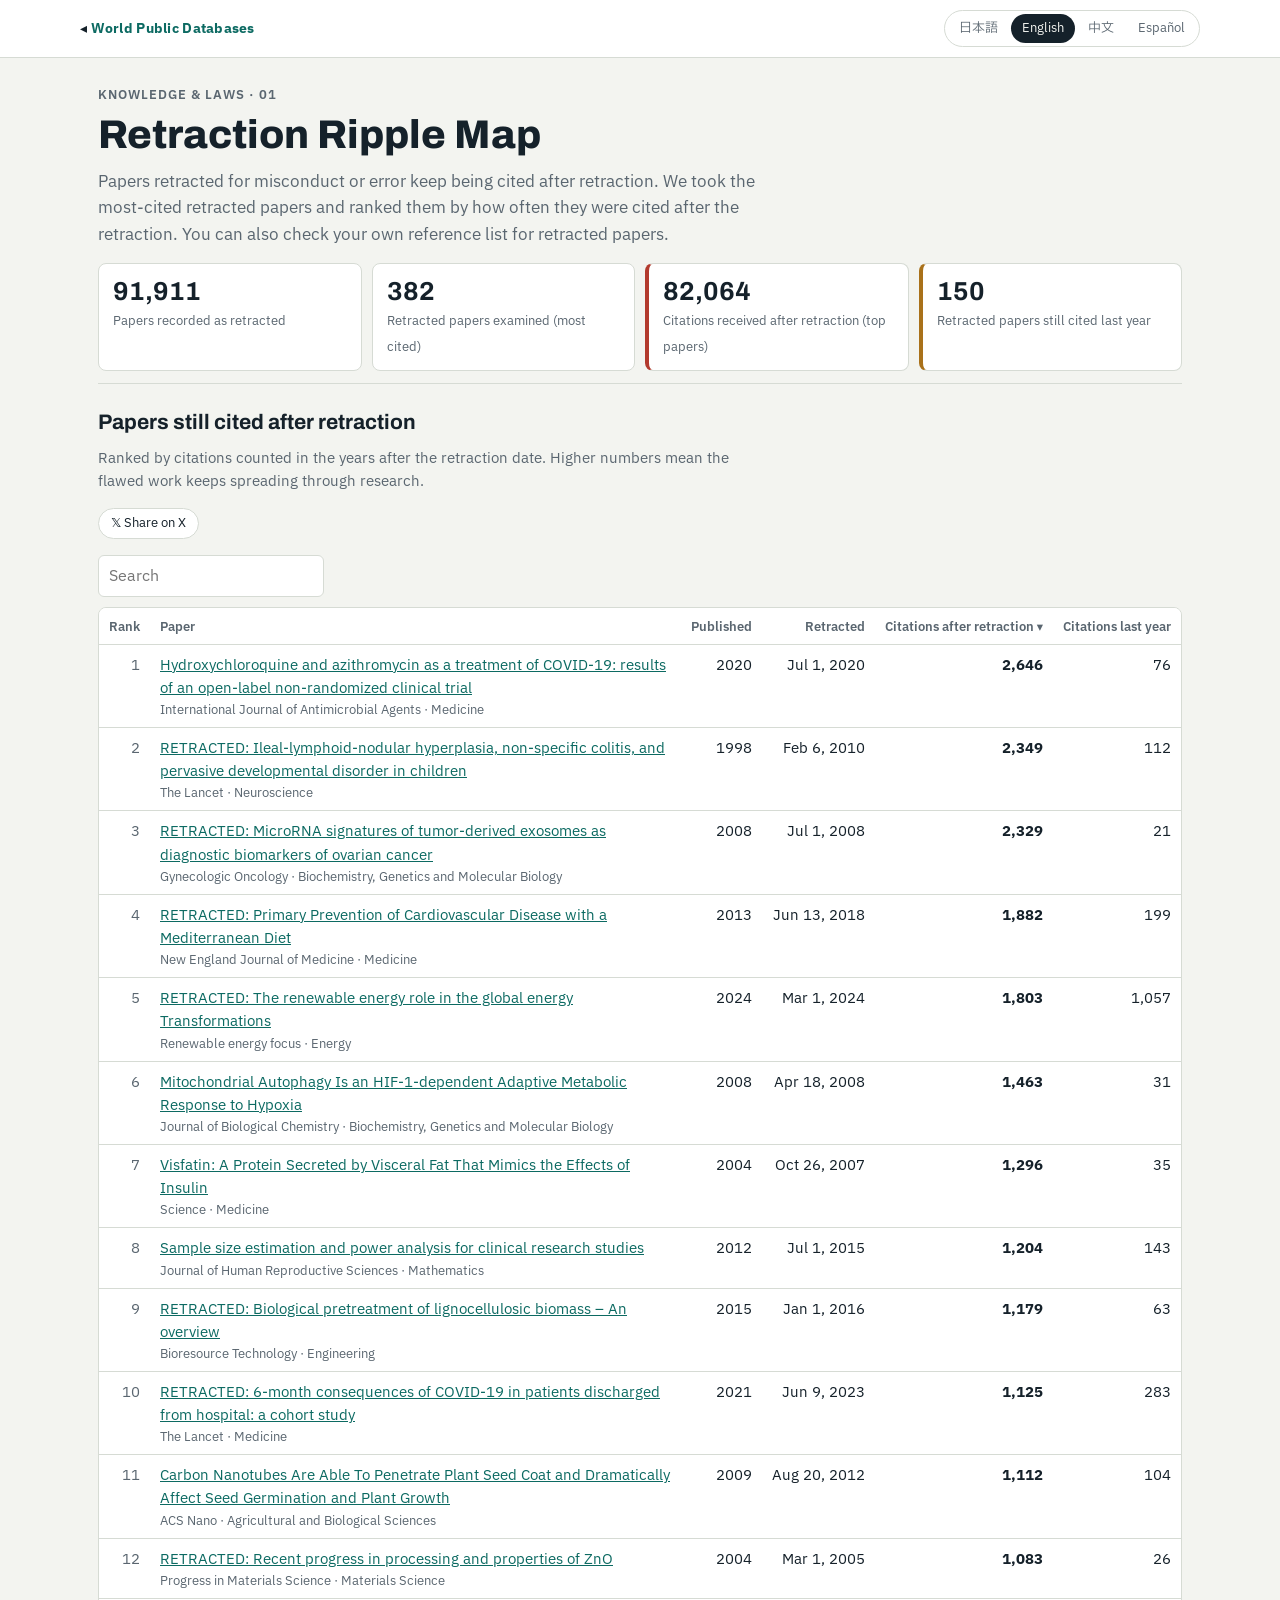
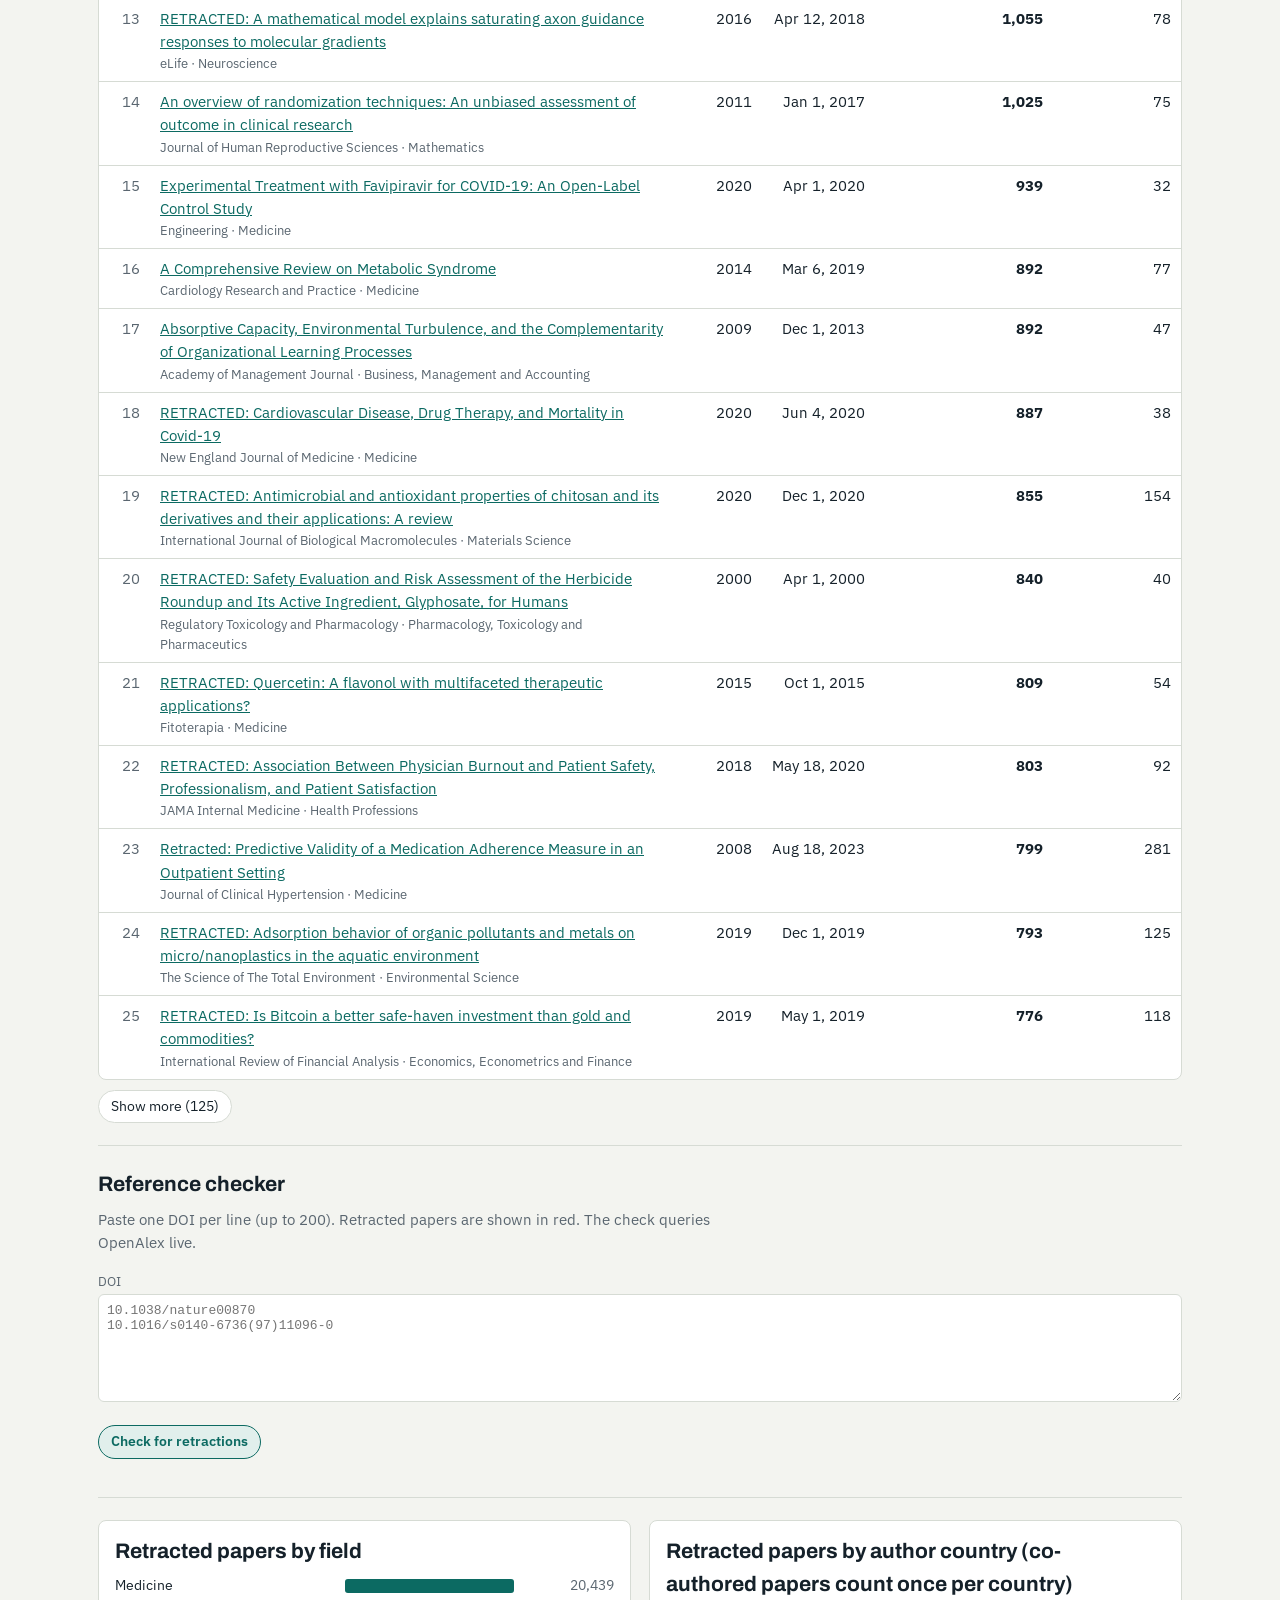
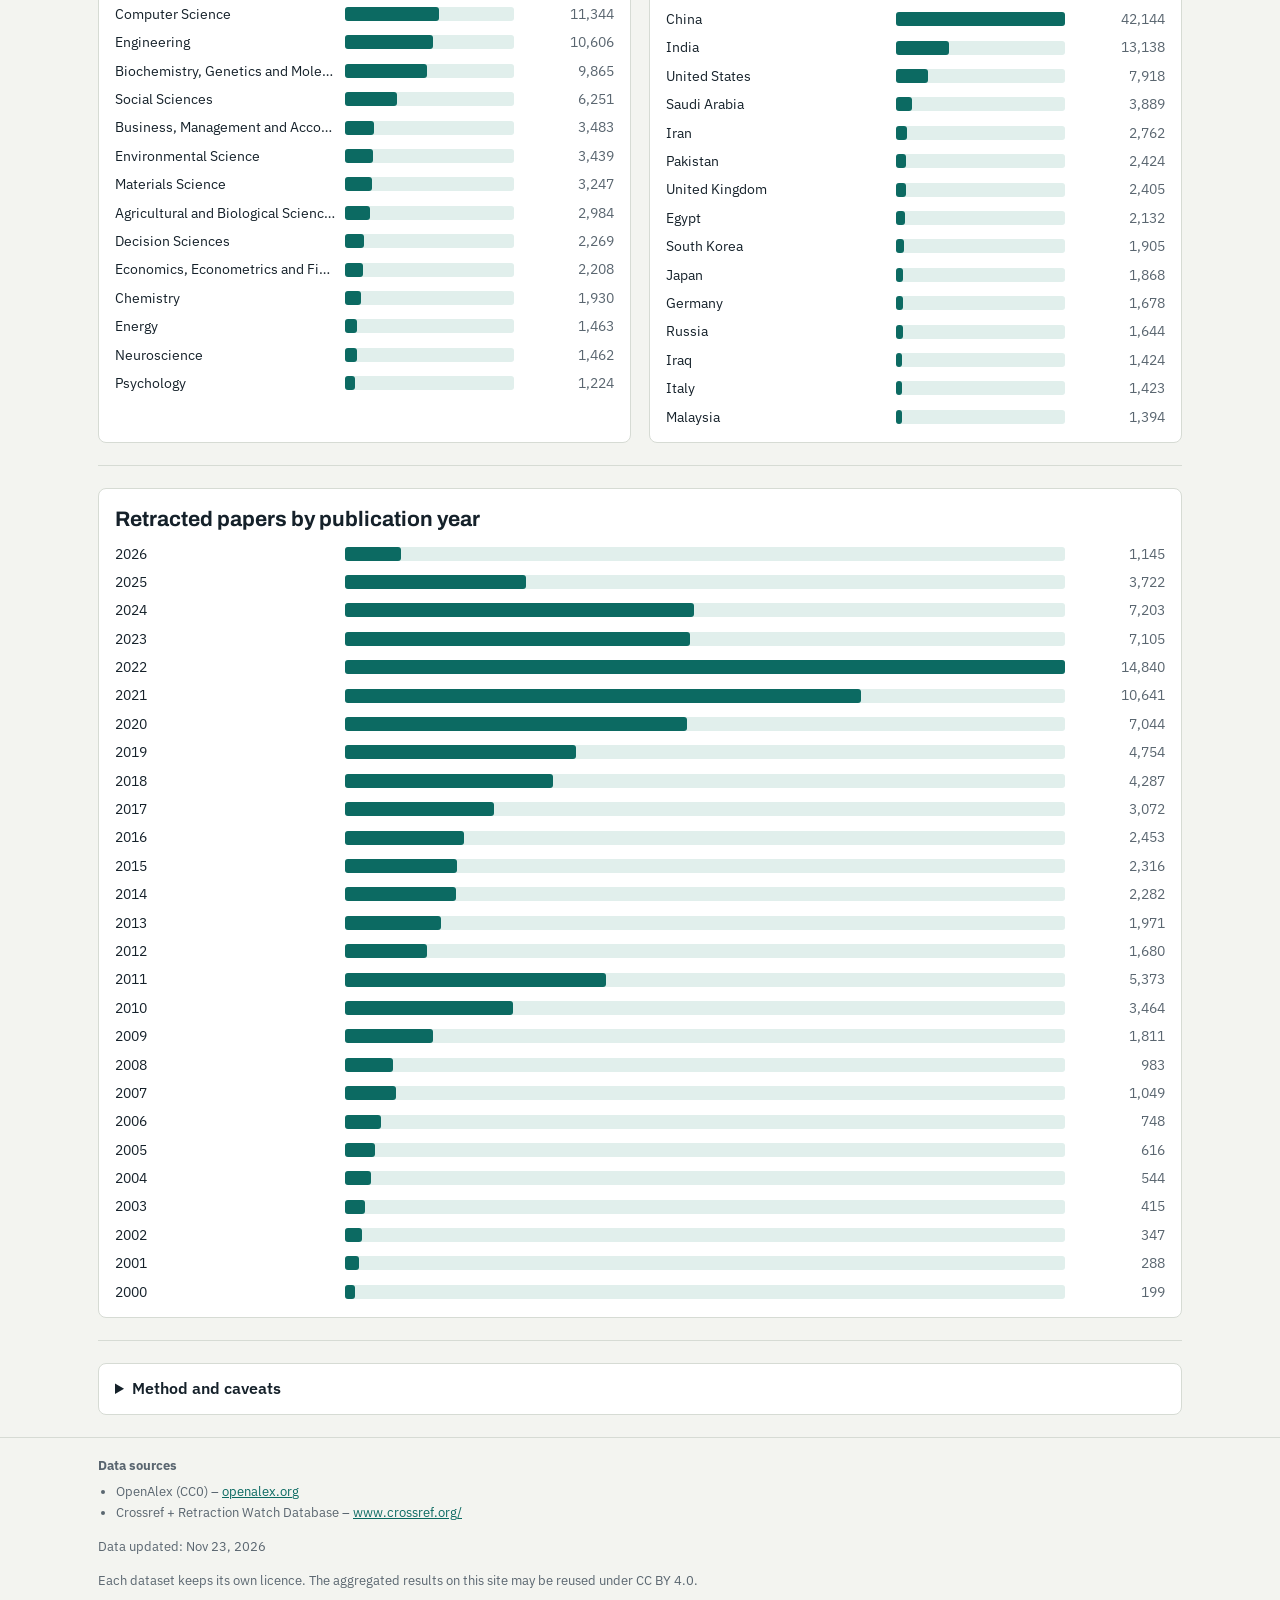
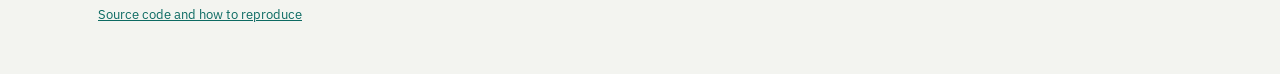
<file: retractions/index.html>
<!DOCTYPE html>
<html lang="ja">
<head>
<meta charset="utf-8">
<meta name="viewport" content="width=device-width, initial-scale=1">
<title>撤回論文の波及マップ</title>
<link rel="preconnect" href="https://fonts.googleapis.com">
<link rel="preconnect" href="https://fonts.gstatic.com" crossorigin>
<link href="https://fonts.googleapis.com/css2?family=Archivo:wght@600;800&family=IBM+Plex+Sans:wght@400;500;600&family=IBM+Plex+Sans+JP:wght@400;500;700&display=swap" rel="stylesheet">
<link rel="stylesheet" href="../assets/common.css">
<script type="module" src="app.js"></script>
</head>
<body>
<main id="app"></main>
</body>
</html>
</file>
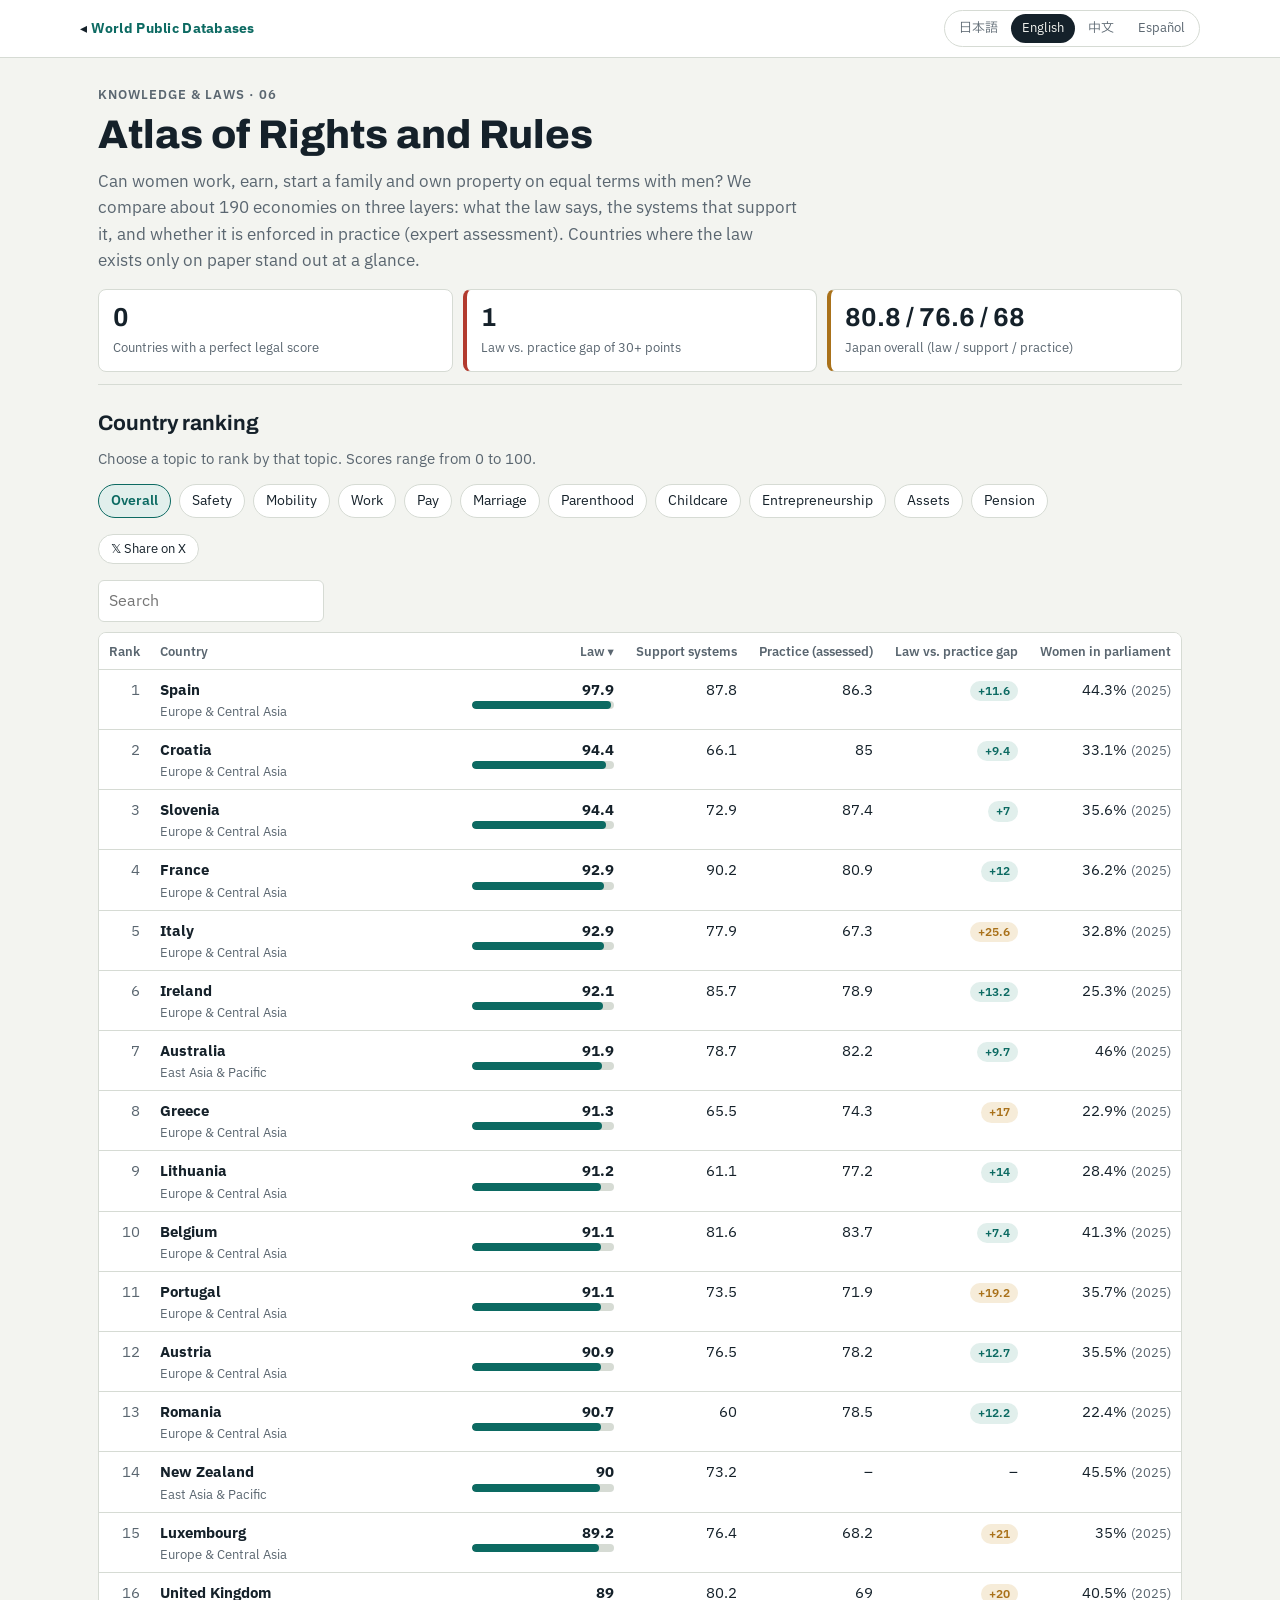
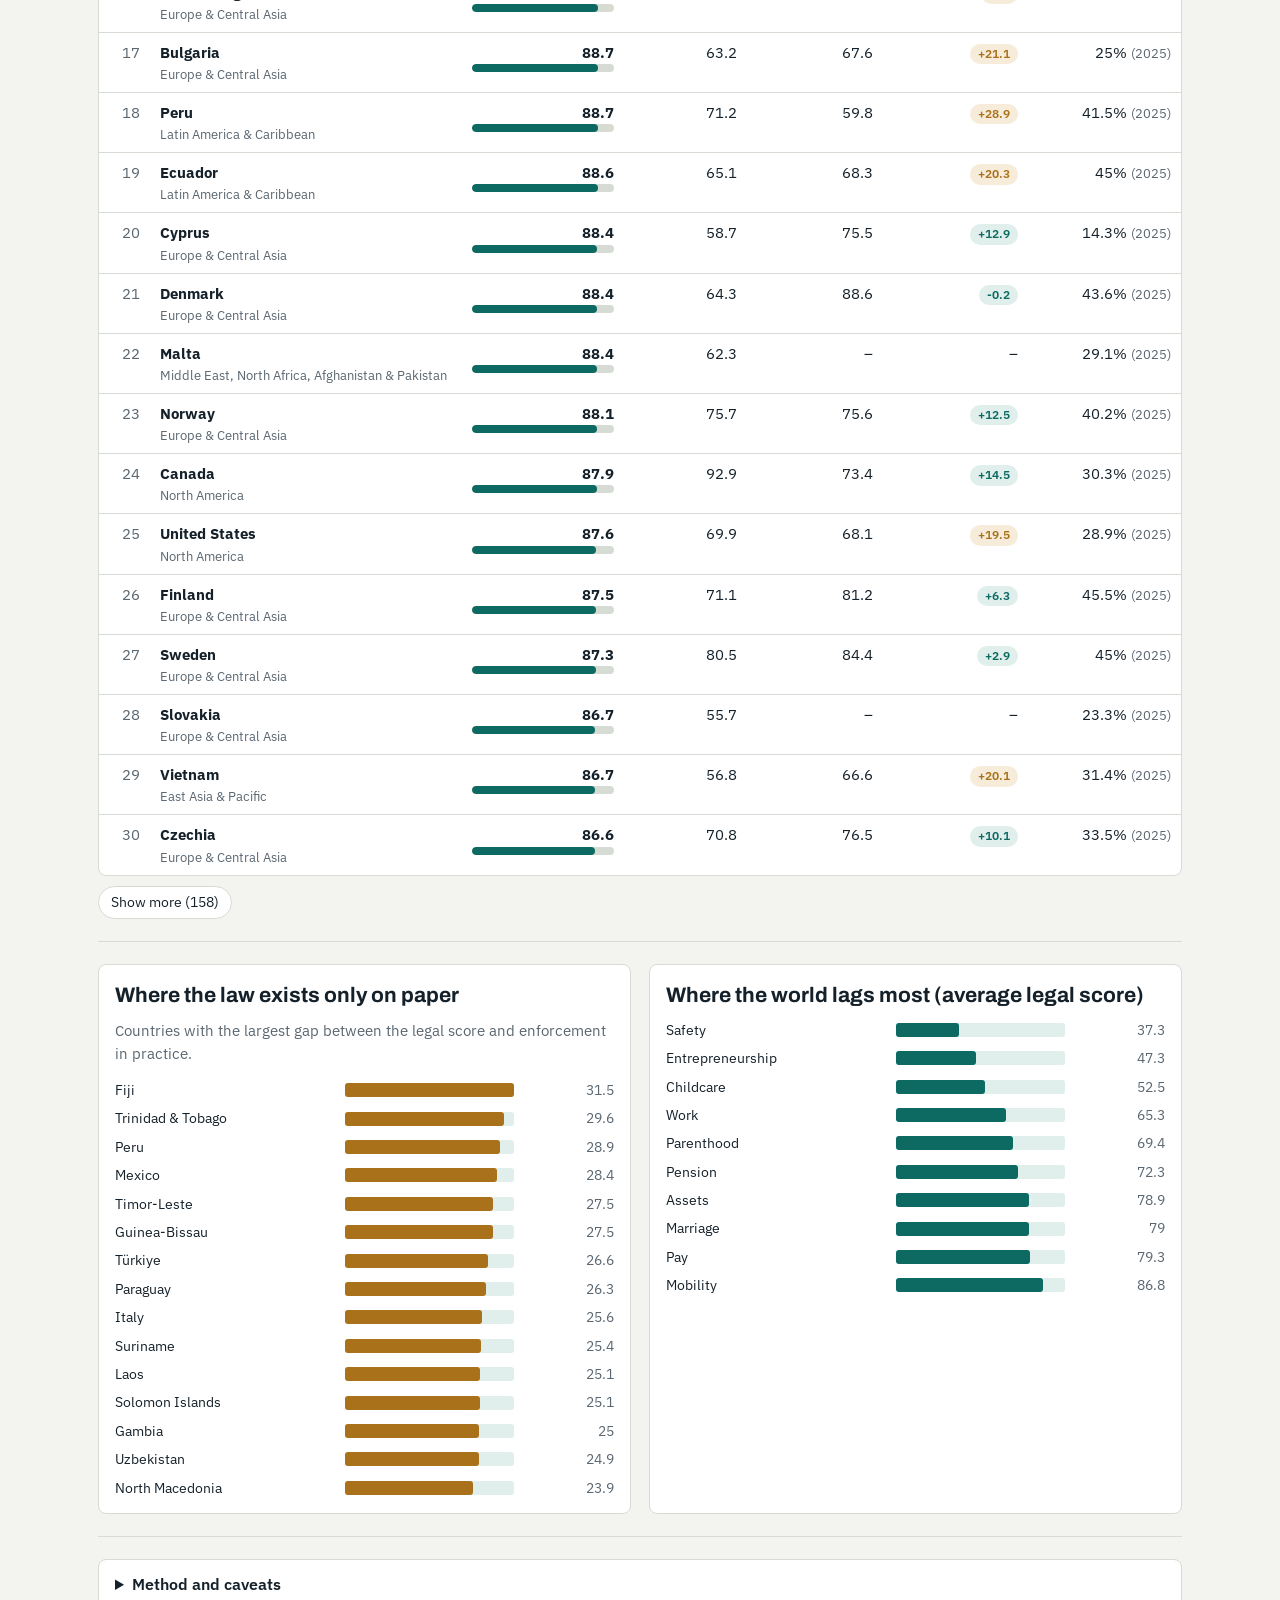
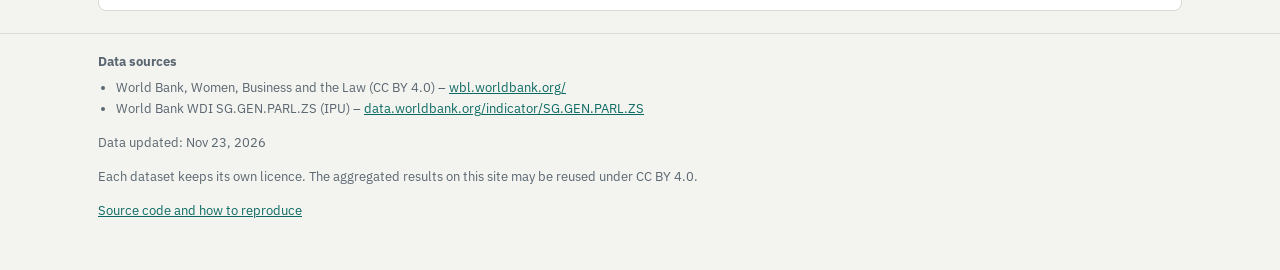
<file: rights/index.html>
<!DOCTYPE html>
<html lang="ja">
<head>
<meta charset="utf-8">
<meta name="viewport" content="width=device-width, initial-scale=1">
<title>制度の世界地図</title>
<link rel="preconnect" href="https://fonts.googleapis.com">
<link rel="preconnect" href="https://fonts.gstatic.com" crossorigin>
<link href="https://fonts.googleapis.com/css2?family=Archivo:wght@600;800&family=IBM+Plex+Sans:wght@400;500;600&family=IBM+Plex+Sans+JP:wght@400;500;700&display=swap" rel="stylesheet">
<link rel="stylesheet" href="../assets/common.css">
<script type="module" src="app.js"></script>
</head>
<body>
<main id="app"></main>
</body>
</html>
</file>
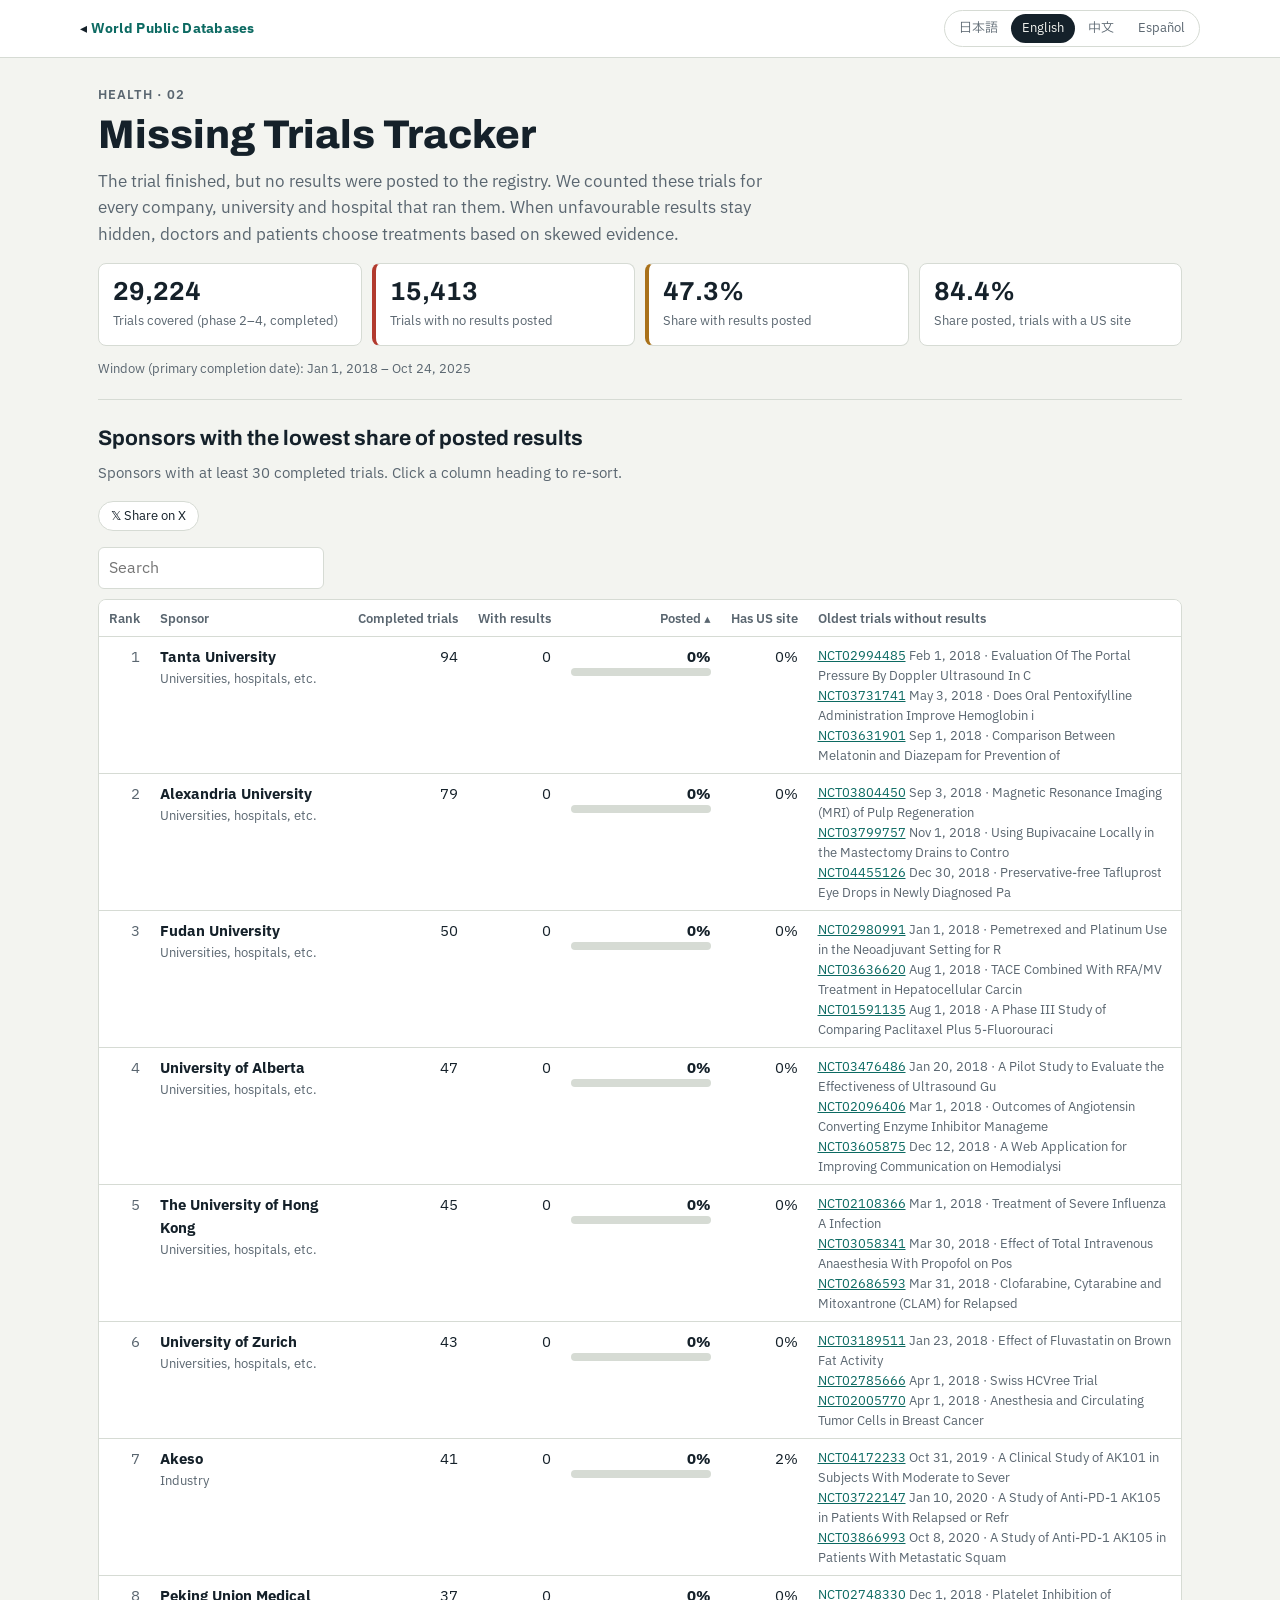
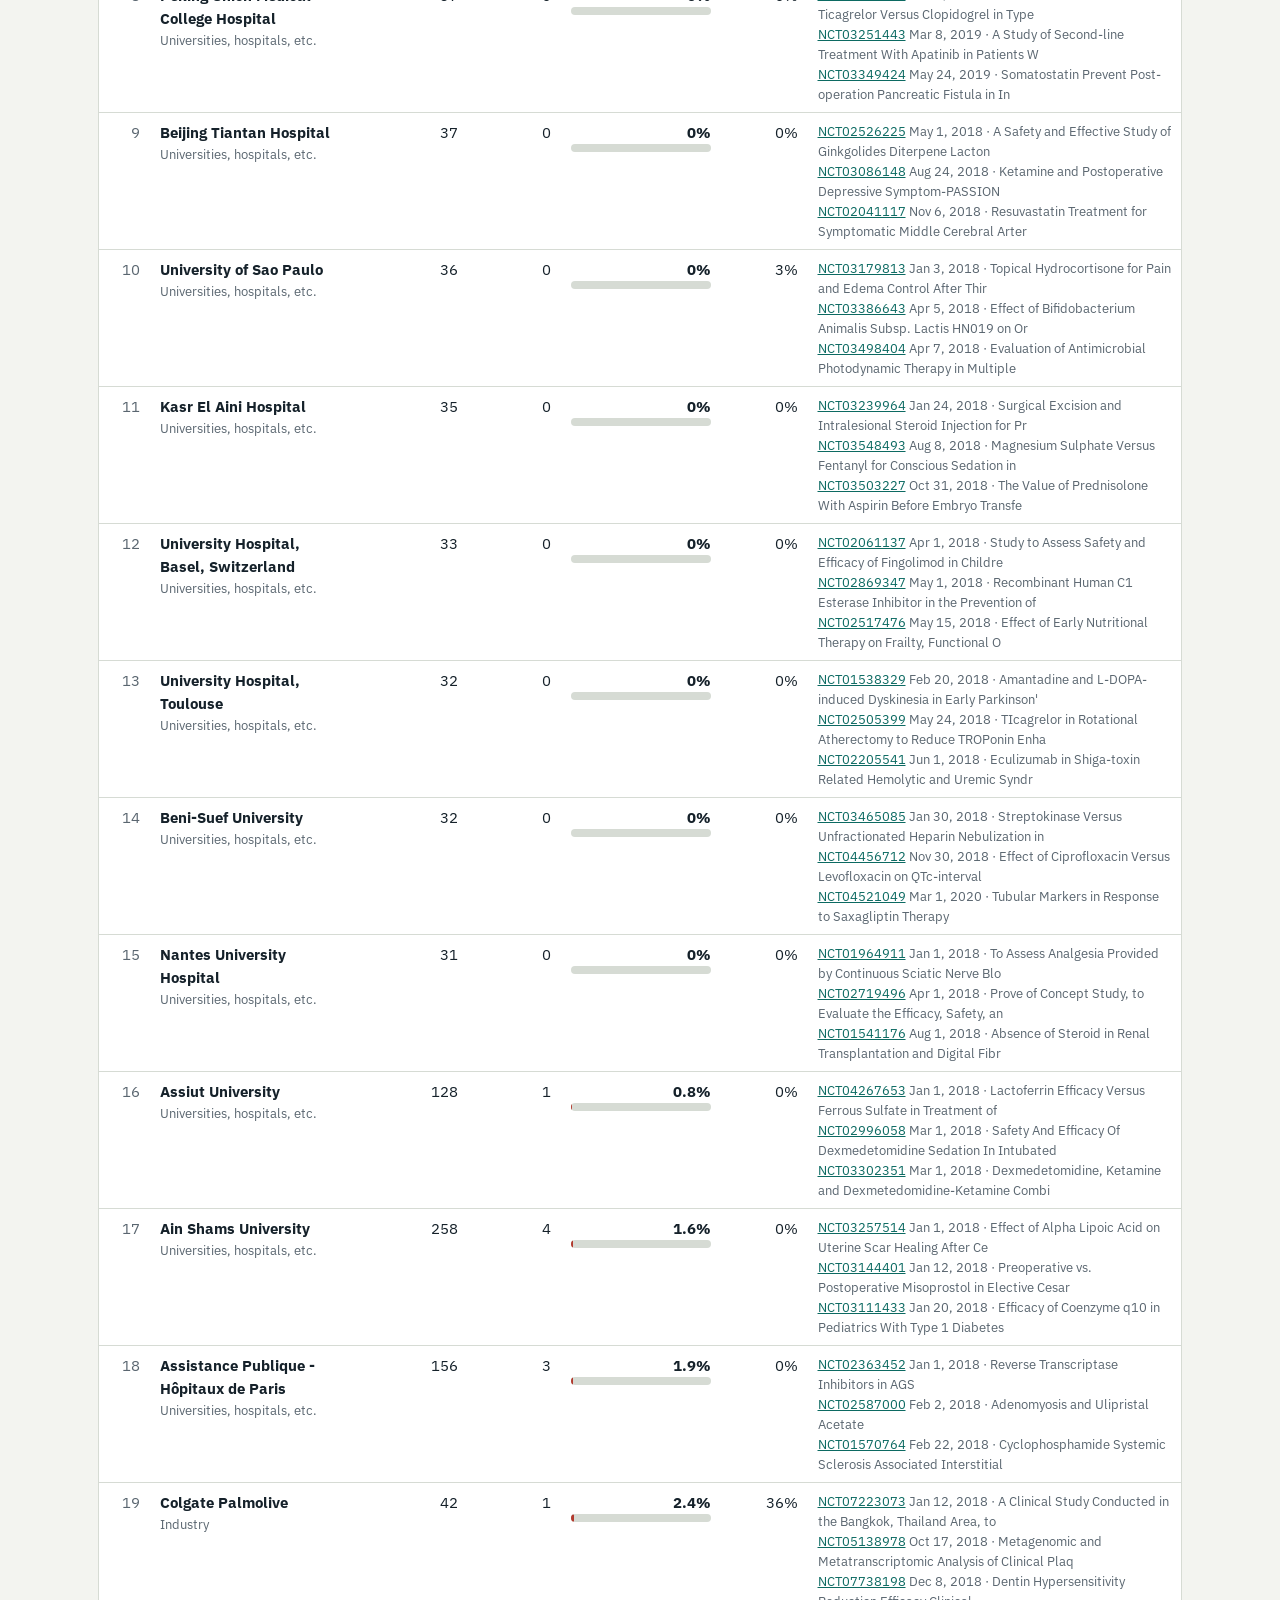
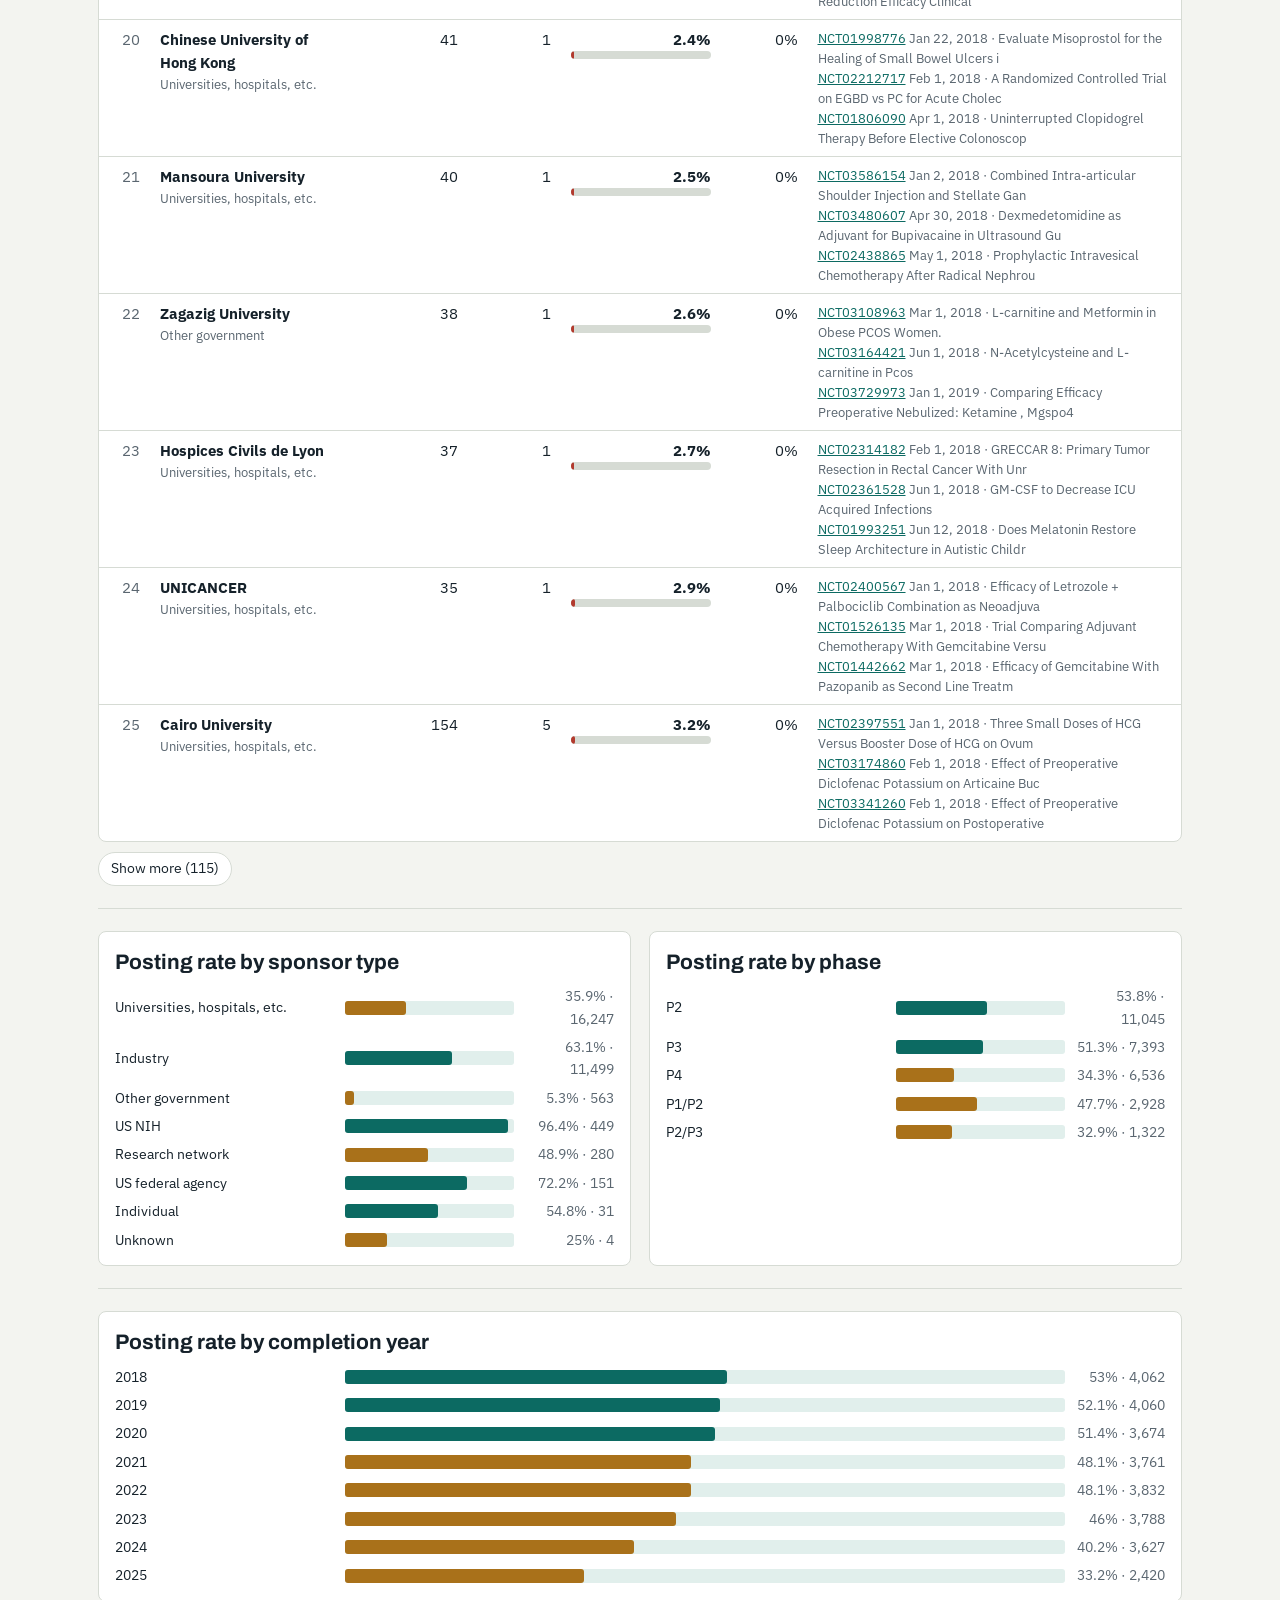
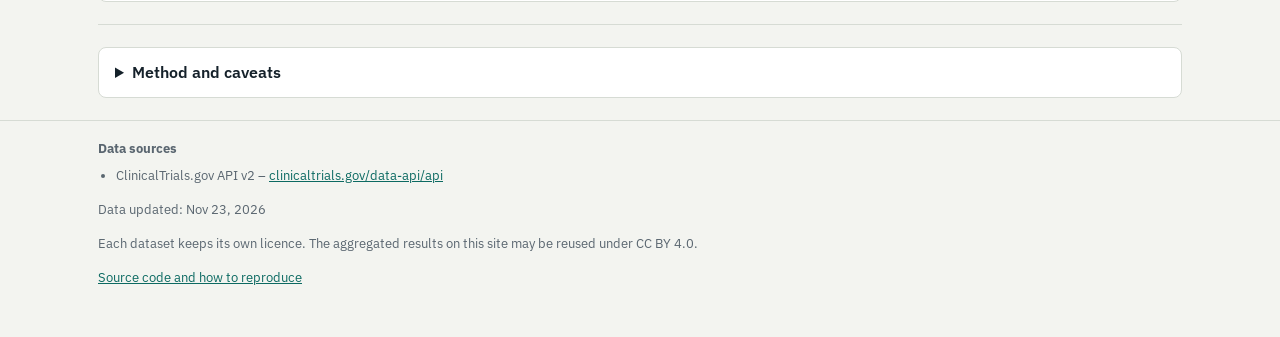
<file: trials/index.html>
<!DOCTYPE html>
<html lang="ja">
<head>
<meta charset="utf-8">
<meta name="viewport" content="width=device-width, initial-scale=1">
<title>消えた臨床試験トラッカー</title>
<link rel="preconnect" href="https://fonts.googleapis.com">
<link rel="preconnect" href="https://fonts.gstatic.com" crossorigin>
<link href="https://fonts.googleapis.com/css2?family=Archivo:wght@600;800&family=IBM+Plex+Sans:wght@400;500;600&family=IBM+Plex+Sans+JP:wght@400;500;700&display=swap" rel="stylesheet">
<link rel="stylesheet" href="../assets/common.css">
<script type="module" src="app.js"></script>
</head>
<body>
<main id="app"></main>
</body>
</html>
</file>
<file: assets/common.css>
:root{
  /* Field-report look shared by all 8 sites: paper, ink, deep teal accent, amber for "look here". */
  --paper:#f3f4f0;--card:#ffffff;--ink:#15212a;--muted:#5a6670;--line:#d6dbd4;
  --accent:#0c6a62;--accent-soft:#e1efec;--signal:#a9711a;--signal-soft:#f6ecd9;--bad:#b23a2e;--bad-soft:#f7e2df;--good:#2f7d3a;
  --display:"Archivo","IBM Plex Sans JP","Hiragino Sans","Noto Sans SC","Microsoft YaHei",system-ui,sans-serif;
  --body:"IBM Plex Sans","IBM Plex Sans JP","Hiragino Sans","Noto Sans SC","PingFang SC","Microsoft YaHei",system-ui,sans-serif;
  color-scheme:light;
}
@media (prefers-color-scheme: dark){:root:not([data-theme="light"]){
  --paper:#0e1418;--card:#151e24;--ink:#e4eae7;--muted:#95a2a9;--line:#26333b;--accent:#56bdb0;--accent-soft:#16312f;
  --signal:#e2aa4c;--signal-soft:#33281a;--bad:#ef7b6c;--bad-soft:#3a1f1b;--good:#7cc487;color-scheme:dark}}
:root[data-theme="dark"]{--paper:#0e1418;--card:#151e24;--ink:#e4eae7;--muted:#95a2a9;--line:#26333b;--accent:#56bdb0;--accent-soft:#16312f;
  --signal:#e2aa4c;--signal-soft:#33281a;--bad:#ef7b6c;--bad-soft:#3a1f1b;--good:#7cc487;color-scheme:dark}
*{box-sizing:border-box}
html,body{margin:0}
body{background:var(--paper);color:var(--ink);font-family:var(--body);font-size:16px;line-height:1.6}
a{color:var(--accent)}
button,input,select{font:inherit;color:inherit}
:focus-visible{outline:2px solid var(--accent);outline-offset:2px}
.wrap{max-width:1120px;margin:0 auto;padding:0 18px}
header.top{border-bottom:1px solid var(--line);background:var(--card)}
.bar{display:flex;justify-content:space-between;align-items:center;gap:12px;flex-wrap:wrap;padding:10px 0}
.home{font-weight:700;text-decoration:none;color:var(--ink);font-size:14px;letter-spacing:.02em}
.home span{color:var(--accent)}
.langs{display:flex;gap:2px;border:1px solid var(--line);border-radius:999px;padding:3px}
.langs button{border:0;background:transparent;padding:4px 11px;border-radius:999px;cursor:pointer;font-size:13px;color:var(--muted)}
.langs button[aria-pressed="true"]{background:var(--ink);color:var(--paper)}
.hero{padding:26px 0 8px}
.kicker{font-size:12.5px;letter-spacing:.08em;text-transform:uppercase;color:var(--muted);font-weight:600}
h1{font-family:var(--display);font-weight:800;font-size:clamp(26px,4vw,40px);line-height:1.15;margin:8px 0 10px;text-wrap:balance}
.lead{max-width:70ch;color:var(--muted);margin:0 0 6px;font-size:16.5px}
h2{font-family:var(--display);font-size:21px;margin:0 0 6px;text-wrap:balance}
.sub{color:var(--muted);font-size:14.5px;margin:0 0 14px;max-width:75ch}
section.block{padding:22px 0;border-top:1px solid var(--line)}
section.block:first-of-type{border-top:0}
.tiles{display:grid;grid-template-columns:repeat(auto-fit,minmax(190px,1fr));gap:10px;margin:16px 0 4px}
.tile{background:var(--card);border:1px solid var(--line);border-radius:8px;padding:12px 14px}
.tile b{display:block;font-family:var(--display);font-size:26px;font-variant-numeric:tabular-nums;line-height:1.2}
.tile span{font-size:13px;color:var(--muted)}
.tile.warn{border-left:4px solid var(--signal)}
.tile.bad{border-left:4px solid var(--bad)}
.tools{display:flex;gap:8px;flex-wrap:wrap;margin:0 0 10px;align-items:center}
.tools input[type=search],.tools select{border:1px solid var(--line);background:var(--card);border-radius:6px;padding:7px 10px;min-width:220px}
.chip{border:1px solid var(--line);background:var(--card);padding:5px 12px;border-radius:999px;cursor:pointer;font-size:13.5px}
.chip[aria-pressed="true"]{border-color:var(--accent);background:var(--accent-soft);color:var(--accent);font-weight:600}
.tbl{overflow-x:auto;border:1px solid var(--line);border-radius:8px;background:var(--card)}
table{border-collapse:collapse;width:100%;font-size:14.5px}
th,td{padding:8px 10px;text-align:left;border-bottom:1px solid var(--line);vertical-align:top}
th{font-size:12.5px;color:var(--muted);font-weight:600;white-space:nowrap;background:var(--card);position:sticky;top:0}
th[data-k]{cursor:pointer}
th[data-k]:hover{color:var(--accent)}
th.sorted::after{content:" ▾"}
th.sorted.asc::after{content:" ▴"}
td.n,th.n{text-align:right;font-variant-numeric:tabular-nums;white-space:nowrap}
tr:last-child td{border-bottom:0}
td:not(.n),th:not(.n){min-width:7.5em}
td.rank{color:var(--muted);font-variant-numeric:tabular-nums;width:2.5em}
.small{font-size:12.5px;color:var(--muted)}
.pill{display:inline-block;font-size:11.5px;font-weight:600;padding:1px 8px;border-radius:999px;background:var(--accent-soft);color:var(--accent);white-space:nowrap}
.pill.bad{background:var(--bad-soft);color:var(--bad)}
.pill.warn{background:var(--signal-soft);color:var(--signal)}
.meter{display:flex;align-items:center;gap:8px;min-width:140px}
.meter i{flex:1;height:8px;background:var(--line);border-radius:4px;overflow:hidden;position:relative;display:block}
.meter i em{position:absolute;inset:0 auto 0 0;background:var(--accent);border-radius:4px}
.meter.bad i em{background:var(--bad)}
.meter.warn i em{background:var(--signal)}
.bars{display:grid;gap:6px}
.brow{display:grid;grid-template-columns:minmax(120px,220px) 1fr 90px;gap:10px;align-items:center;font-size:14px}
.brow .lab{overflow:hidden;text-overflow:ellipsis;white-space:nowrap}
.brow .track{height:14px;background:var(--accent-soft);border-radius:3px;position:relative}
.brow .track em{position:absolute;inset:0 auto 0 0;background:var(--accent);border-radius:3px}
.brow .track em.b{background:var(--signal)}
.brow .val{text-align:right;font-variant-numeric:tabular-nums;color:var(--muted)}
.grid2{display:grid;grid-template-columns:repeat(auto-fit,minmax(320px,1fr));gap:18px}
.card{background:var(--card);border:1px solid var(--line);border-radius:8px;padding:14px 16px}
details.method{background:var(--card);border:1px solid var(--line);border-radius:8px;padding:12px 16px}
details.method summary{cursor:pointer;font-weight:600}
details.method li{margin:4px 0}
.share{display:inline-flex;gap:6px;align-items:center;font-size:13px;text-decoration:none;border:1px solid var(--line);border-radius:999px;padding:4px 12px;background:var(--card);color:var(--ink)}
.more{margin-top:10px}
.loading{padding:30px;text-align:center;color:var(--muted)}
.err{padding:14px;border-radius:8px;background:var(--bad-soft);color:var(--bad)}
footer{border-top:1px solid var(--line);padding:18px 0 36px;color:var(--muted);font-size:13px}
footer ul{padding-left:18px;margin:6px 0}
svg text{fill:var(--muted);font-size:11px;font-family:var(--body)}
@media (max-width:560px){.brow{grid-template-columns:110px 1fr 70px}.tools input[type=search]{min-width:0;flex:1}}
@media (prefers-reduced-motion: reduce){*{transition:none!important}}
</file>
